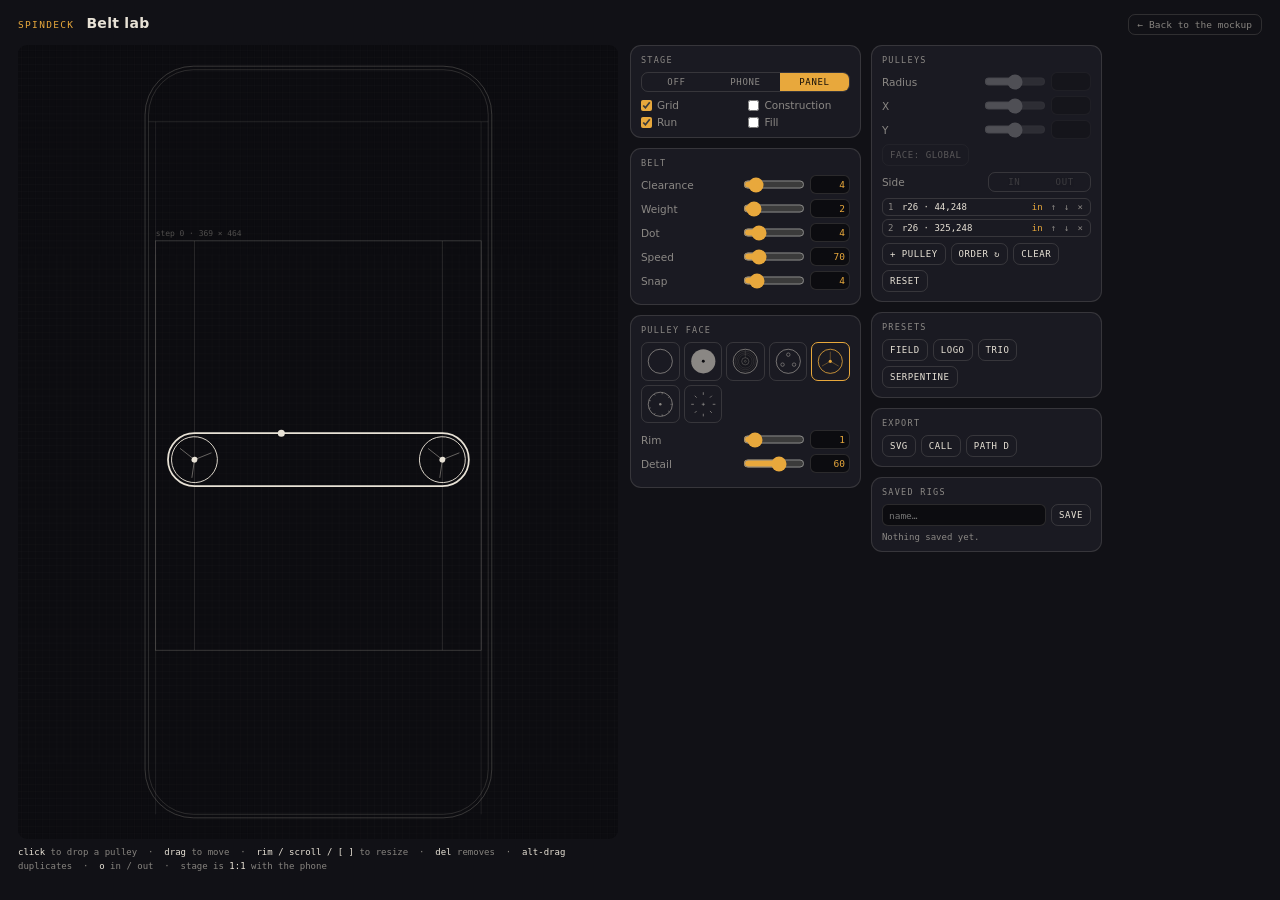
<file: belt-lab.html>
<!DOCTYPE html>
<html lang="en">
<head>
<meta charset="UTF-8">
<meta name="viewport" content="width=device-width, initial-scale=1.0">
<title>Spindeck · belt lab</title>
<!-- ============================================================
     BELT LAB — put pulleys down, the belt wraps them.
     NOT part of the mockup — a design tool, like dot-lab.html.
     Opened from the toolbar's "⌾ Belt" button, or directly.

     ⚠️ The solver is LOADED from belt.js, not copied in here, so
     there is exactly one SD_BELT to maintain — the same one the
     mix dial runs on (app.js `beltPath` is now SD_BELT.hull).

     ⚠️ THE STAGE IS 1:1 WITH THE PHONE. One unit here is one CSS
     pixel in the mockup, and the FRAME guide draws the real 393×852
     device around your work — so a pulley that looks right here is
     the size you type into screens.js. Do not rescale the stage
     without moving the frame constants with it.

     · Click empty space to drop a pulley, or press + PULLEY.
     · The belt is SD_BELT.taut — a rubber band round the wheels
       marked inside, in a plane where every wheel is solid. It works
       out the loop order, which way round each wheel it goes, and who
       it is touching at all. The list order does not affect it.
     · A pulley is INSIDE the loop (the belt wraps round it) or
       OUTSIDE it (it only presses against it — a notch, an S-bend).
       SIDE — In | Out — is the ONLY thing that decides. `o` flips it.
       ⚠️ NOTHING GUESSES. There was a classifier that worked the side
       out from position and it is gone; a wheel never changes what it
       is under your hand. Verified: an idler swept over 986 positions
       across the whole stage, side changed 0 times.
       An outside pulley KEEPS HOLD of the run it presses, however far
       past it you push — the belt is dragged along and the notch just
       gets deeper — and if you move it clear the belt goes and gets
       it. It is on the belt because you said so.
       ⚠️ Reaching a long way out means crossed tangents. That is a
       TANGLE, not an error: you asked for it and got it exactly. The
       Side control turns red and the note says how to resolve it —
       set it to In, or move it back over a run.
       ⚠️ The `out` and `off` labels report what the SOLVER did. A
       wheel the belt genuinely cannot take (it overlaps a neighbour)
       says so rather than being quietly re-wrapped.
     · Clear empties the stage; RESET puts every knob back too.
     · FOUR ways to size one: drag its rim, scroll over it, the
       Radius slider, or [ and ]. Every number can also be typed.
     · One DOT rides the belt — direction and speed at a glance.
     · Seven pulley FACES, global or per wheel, with Rim and Detail.
     · Save: named rigs in localStorage. WIP autosaves.
     · Export: SVG (serialised from the very nodes on screen, so it
       cannot drift), Call, Path d. With a frame on, coordinates come
       out RELATIVE TO IT, ready to paste.
     ============================================================ -->
<style>
  :root{
    --bg:#111116; --panel:#1a1a22; --ink:#e8e2d6; --ink-dim:rgba(232,226,214,.55);
    --gold:#e8a83c; --hair:rgba(232,226,214,.14); --bad:#e2564a; --stage:#0c0c10;
    --mono:"Space Mono","Cascadia Mono",Consolas,monospace;
    --sans:"DM Sans",system-ui,sans-serif;
  }
  *{ box-sizing:border-box; margin:0; }
  body{
    background:var(--bg); color:var(--ink); font-family:var(--sans);
    height:100vh; overflow:hidden; padding:14px 18px;
    display:flex; flex-direction:column; gap:10px;
  }
  header{ display:flex; align-items:baseline; gap:12px; flex-shrink:0; }
  h1{ font-size:14px; letter-spacing:.02em; }
  .eyebrow{ font-family:var(--mono); font-size:9.5px; text-transform:uppercase; letter-spacing:.14em; color:var(--gold); }
  .back{
    margin-left:auto; font-family:var(--mono); font-size:9.5px; text-decoration:none;
    color:var(--ink-dim); border:1px solid var(--hair); border-radius:7px; padding:4px 9px;
  }
  .back:hover{ color:var(--gold); border-color:var(--gold); }

  .lab{ display:flex; gap:12px; align-items:flex-start; min-height:0; flex:1; }
  .card{ background:var(--panel); border:1px solid var(--hair); border-radius:11px; padding:9px 10px; }
  .card h2{ font-family:var(--mono); font-size:8.5px; text-transform:uppercase; letter-spacing:.15em;
            color:var(--ink-dim); font-weight:400; margin-bottom:7px; }
  .card h2 em{ font-style:normal; color:var(--gold); }

  /* ⚠ The wrapper fixes the box and #stage matches the viewBox's aspect exactly
     — the pointer maths assumes the viewBox fills the box, so a letterboxed SVG
     would put every click in the wrong place. */
  /* ⚠ The WRAPPER carries the width, not the svg — otherwise the hint line's
     intrinsic width sizes the flex item and shoves the panel off screen. */
  .stage-wrap{ flex:0 0 auto; width:calc((100vh - 106px) * 0.7556); min-width:300px; }
  #stage{ display:block; width:100%; aspect-ratio:680/900;
          border-radius:9px; background:var(--stage); touch-action:none; cursor:crosshair; }
  .hint{ font-family:var(--mono); font-size:9px; color:var(--ink-dim); margin-top:6px; line-height:1.6; }
  .hint b{ color:var(--ink); font-weight:400; }

  /* Two balanced columns, so every setting is on screen at once. The body
     doesn't scroll — but on a short window the panel scrolls in place rather
     than being clipped out of reach. */
  .side{ column-count:2; column-gap:10px; width:472px; flex:0 0 472px;
         max-height:100%; overflow-y:auto; }
  .side .card{ break-inside:avoid; margin-bottom:10px; }

  .row{ display:flex; align-items:center; gap:5px; margin-bottom:5px; font-size:10.5px; }
  .row label{ flex:1; color:var(--ink-dim); }
  input[type=range]{ width:62px; accent-color:var(--gold); height:13px; }
  input[type=range]:disabled{ opacity:.3; }
  .num{
    width:40px; background:var(--stage); border:1px solid var(--hair); border-radius:6px;
    color:var(--gold); font-family:var(--mono); font-size:9.5px; padding:3px 4px; outline:none; text-align:right;
  }
  .num:focus{ border-color:var(--gold); }
  .num:disabled{ opacity:.35; }
  .num::-webkit-outer-spin-button, .num::-webkit-inner-spin-button{ -webkit-appearance:none; margin:0; }

  .seg{ display:flex; border:1px solid var(--hair); border-radius:7px; overflow:hidden; margin-bottom:7px; }
  .seg button{
    flex:1; padding:4px 0; background:none; border:none; cursor:pointer; color:var(--ink-dim);
    font-family:var(--mono); font-size:9px; text-transform:uppercase; letter-spacing:.07em;
  }
  .seg button.on{ background:var(--gold); color:#161009; }
  /* The Side segment sits IN a .row beside its label, so it gives up the
     block margin and takes the row's flexible half instead. */
  .seg--side{ flex:1; margin:0; }
  .seg--side button:disabled{ opacity:.3; cursor:default; }
  /* You asked for OUT and the belt could not do it — see the note under the
     list. Lit but red, so the control never quietly disagrees with the stage. */
  .seg--side button.on.warn{ background:var(--bad); color:#fff; }

  .chk{ display:flex; align-items:center; gap:5px; font-size:10.5px; color:var(--ink-dim); cursor:pointer; }
  .chk input{ accent-color:var(--gold); width:11px; height:11px; }
  .chks{ display:grid; grid-template-columns:1fr 1fr; gap:5px 6px; }

  .btn{
    padding:5px 7px; border-radius:7px; border:1px solid var(--hair); background:none;
    color:var(--ink); font-family:var(--mono); font-size:9px; cursor:pointer;
    text-transform:uppercase; letter-spacing:.06em;
  }
  .btn:hover{ border-color:var(--gold); color:var(--gold); }
  .btn:disabled{ opacity:.3; cursor:default; border-color:var(--hair); color:var(--ink); }
  .btns{ display:flex; gap:5px; flex-wrap:wrap; }

  /* ── face picker: every swatch draws itself with the real face code ── */
  #faces{ display:grid; grid-template-columns:repeat(5,1fr); gap:4px; margin-bottom:7px; }
  #faces button{
    aspect-ratio:1; border:1px solid var(--hair); border-radius:7px; background:none;
    cursor:pointer; padding:3px; color:var(--ink-dim);
  }
  #faces button.on{ border-color:var(--gold); color:var(--gold); }
  #faces button:hover{ color:var(--ink); }
  #faces svg{ width:100%; height:100%; display:block; }

  #list{ display:flex; flex-direction:column; gap:3px; max-height:104px; overflow:auto; }
  .w{
    display:flex; align-items:center; gap:4px; padding:3px 5px; border-radius:6px;
    border:1px solid var(--hair); font-family:var(--mono); font-size:9px; cursor:pointer;
  }
  .w.sel{ border-color:var(--gold); }
  .w.err{ border-color:var(--bad); }
  .w .n{ color:var(--ink-dim); width:10px; }
  .w .r{ flex:1; color:var(--ink); overflow:hidden; text-overflow:ellipsis; white-space:nowrap; }
  .w button{ background:none; border:none; color:var(--ink-dim); cursor:pointer; font-family:var(--mono); font-size:9px; padding:0 2px; }
  .w button:hover{ color:var(--gold); }
  .w button.pin{ color:var(--gold); }
  #err{ font-family:var(--mono); font-size:9px; color:var(--bad); margin-top:6px; display:none; line-height:1.55; }

  #saved{ display:flex; flex-wrap:wrap; gap:4px; margin-top:6px; }
  .chip{
    display:flex; align-items:center; gap:4px; padding:3px 6px; border-radius:6px;
    border:1px solid var(--hair); font-family:var(--mono); font-size:9px; cursor:pointer; color:var(--ink-dim);
  }
  .chip:hover{ border-color:var(--gold); color:var(--gold); }
  .chip span{ color:var(--bad); }
  .empty{ font-family:var(--mono); font-size:9px; color:var(--ink-dim); }
  #name{ flex:1; background:var(--stage); border:1px solid var(--hair); border-radius:6px; color:var(--ink);
         font-family:var(--mono); font-size:9.5px; padding:4px 6px; outline:none; min-width:0; }
  #name:focus{ border-color:var(--gold); }
  #toast{
    position:fixed; bottom:18px; left:50%; transform:translateX(-50%); background:var(--gold); color:#161009;
    font-family:var(--mono); font-size:10px; padding:6px 11px; border-radius:8px; z-index:9;
    opacity:0; transition:opacity .2s; pointer-events:none;
  }
  /* ⚠ Geometry probe. It must stay RENDERED — isPointInFill and getTotalLength
     both return nothing on a display:none element. */
  #probe{ position:absolute; width:1px; height:1px; opacity:0; pointer-events:none; left:-9999px; }
</style>
</head>
<body>

<header>
  <span class="eyebrow">Spindeck</span>
  <h1>Belt lab</h1>
  <a class="back" href="index.html">← Back to the mockup</a>
</header>

<div class="lab">

  <div class="stage-wrap">
    <svg id="stage" viewBox="0 0 680 900"></svg>
    <div class="hint">
      <b>click</b> to drop a pulley &nbsp;·&nbsp; <b>drag</b> to move &nbsp;·&nbsp;
      <b>rim / scroll / [ ]</b> to resize &nbsp;·&nbsp; <b>del</b> removes &nbsp;·&nbsp;
      <b>alt-drag</b> duplicates &nbsp;·&nbsp; <b>o</b> in / out &nbsp;·&nbsp;
      stage is <b>1:1</b> with the phone
    </div>
  </div>

  <div class="side">

    <div class="card">
      <h2>Stage</h2>
      <div class="seg" id="frame">
        <button data-f="off">Off</button>
        <button data-f="phone">Phone</button>
        <button data-f="panel" class="on">Panel</button>
      </div>
      <div class="chks">
        <label class="chk"><input type="checkbox" id="grid" checked> Grid</label>
        <label class="chk"><input type="checkbox" id="cons"> Construction</label>
        <label class="chk"><input type="checkbox" id="run" checked> Run</label>
        <label class="chk"><input type="checkbox" id="fill"> Fill</label>
      </div>
    </div>

    <div class="card">
      <h2>Belt</h2>
      <div class="row"><label>Clearance</label><input type="range" id="gap"  min="0"   max="40"  step="1"><input type="number" class="num" id="gapN"></div>
      <div class="row"><label>Weight</label>   <input type="range" id="wt"   min="0.5" max="24"  step="0.5"><input type="number" class="num" id="wtN"></div>
      <div class="row"><label>Dot</label>      <input type="range" id="dotR" min="0"   max="24"  step="0.5"><input type="number" class="num" id="dotRN"></div>
      <div class="row"><label>Speed</label>    <input type="range" id="spd"  min="0"   max="400" step="10"><input type="number" class="num" id="spdN"></div>
      <div class="row"><label>Snap</label>     <input type="range" id="snap" min="0"   max="32"  step="1"><input type="number" class="num" id="snapN"></div>
    </div>

    <div class="card">
      <h2>Pulley face</h2>
      <div id="faces"></div>
      <div class="row"><label>Rim</label>   <input type="range" id="rim" min="0.25" max="8"   step="0.25"><input type="number" class="num" id="rimN"></div>
      <div class="row"><label>Detail</label><input type="range" id="det" min="0"    max="100" step="5"><input type="number" class="num" id="detN"></div>
    </div>

    <div class="card">
      <h2>Pulleys <em id="selN"></em></h2>
      <div class="row"><label>Radius</label><input type="range" id="rad" min="4" max="200" step="1" disabled><input type="number" class="num" id="radN" disabled></div>
      <div class="row"><label>X</label><input type="range" id="px" min="-200" max="900" step="1" disabled><input type="number" class="num" id="pxN" disabled></div>
      <div class="row"><label>Y</label><input type="range" id="py" min="-200" max="900" step="1" disabled><input type="number" class="num" id="pyN" disabled></div>
      <div class="btns" style="margin-bottom:6px">
        <button class="btn" id="b-face" disabled>Face: global</button>
      </div>
      <!-- One click per state, no cycling: this is the control that decides
           whether the belt goes ROUND a pulley or only presses against it, and
           it overrules "Side follows position" for that wheel. -->
      <div class="row" style="margin-bottom:6px">
        <label>Side</label>
        <div class="seg seg--side" id="side">
          <button data-s="in"  title="The belt goes round it">In</button>
          <button data-s="out" title="The belt only presses against it — a notch">Out</button>
        </div>
      </div>
      <div id="list"></div>
      <div id="err"></div>
      <div class="btns" style="margin-top:6px">
        <button class="btn" id="b-add">+ Pulley</button>
        <button class="btn" id="b-order" title="Sort the list by bearing — numbering only, the belt is unaffected">Order ↻</button>
        <button class="btn" id="b-clear" title="Remove every pulley — settings stay">Clear</button>
        <button class="btn" id="b-reset" title="Back to the factory rig: settings, faces and all">Reset</button>
      </div>
    </div>

    <div class="card">
      <h2>Presets</h2>
      <div class="btns" id="presets">
        <button class="btn" data-p="field">Field</button>
        <button class="btn" data-p="logo">Logo</button>
        <button class="btn" data-p="trio">Trio</button>
        <button class="btn" data-p="serp">Serpentine</button>
      </div>
    </div>

    <div class="card">
      <h2>Export</h2>
      <div class="btns">
        <button class="btn" id="x-svg">SVG</button>
        <button class="btn" id="x-call">Call</button>
        <button class="btn" id="x-path">Path d</button>
      </div>
    </div>

    <div class="card">
      <h2>Saved rigs</h2>
      <div class="btns">
        <input id="name" placeholder="name…" spellcheck="false">
        <button class="btn" id="b-save">Save</button>
      </div>
      <div id="saved"></div>
    </div>

  </div>
</div>

<svg id="probe"><path id="probe-p"></path></svg>
<div id="toast"></div>

<script src="belt.js?v=1"></script>
<script>
/* ══════════════════════════════════════════════════════════════════════════
   A rig is a list of wheels plus the belt settings. Everything on screen is
   derived from it, and it is exactly what the export writes out.
   ══════════════════════════════════════════════════════════════════════════ */
const KEY = 'spindeck-belt-lab', LIB = 'spindeck-belt-rigs';
const INK = '#e8e2d6', GOLD = '#e8a83c', RED = '#e2564a', STAGE = '#0c0c10';
const TAU = Math.PI * 2;
const VW = 680, VH = 900;

/* ══════════════════════════════════════════════════════════════════════════
   THE PHONE, 1:1
   ══════════════════════════════════════════════════════════════════════════
   One stage unit is one CSS pixel in the mockup, so what you draw here is the
   size you type into screens.js. Traced from style.css (--pw/--ph/--pr/--sr)
   and the onboarding chrome in app.css:

     device 393×852, radius 55 · screen inset 4, radius 51 · status bar 59
     chrome above the panel: .ob-top 8+12=20, .ob-rail 14+32=46
     .ob-footer ≈ 118 · the step-0 plate is 369×464, centred in what is left

   ⚠ Resize the stage and these must move with it, or the guide quietly lies.
   ══════════════════════════════════════════════════════════════════════════ */
const PHONE  = { x: 144, y: 24, w: 393, h: 852, r: 55 };
const SCREEN = { x: 148, y: 28, w: 385, h: 844, r: 51 };
const APP_Y  = 87;                                   // SCREEN.y + 59 status bar
const PANEL  = { x: 156, y: 222, w: 369, h: 464 };   // step 0's plate, in place

const S = {
  wheels: [],            // { x, y, r, side, pin?, face? }   side: 1 in, -1 out
  frame: 'panel',
  gap: 4, wt: 2, dotR: 4, spd: 70, snap: 4, rim: 1, det: 60,
  face: 'spoke',
  run: true, grid: true, cons: false, fill: false,
  sel: -1, lastR: 28,
};

/* The factory rig. Snapshotted HERE, before the WIP autosave is merged in at
   boot, so Reset always has somewhere clean to get back to no matter what the
   last session left behind. */
const DEFAULTS = JSON.parse(JSON.stringify(S));

/* Presets are AT PHONE SCALE and sit inside the frame — that is the point of
   the guide. `field` is the real onboarding handle bubble: two equal pulleys on
   the plate's x=44 / x=325 rules at y=248, which is why both runs come out
   exactly level. */
const PRESETS = {
  field: [{ x: PANEL.x + 44, y: PANEL.y + 248, r: 26, side: 1 },
          { x: PANEL.x + 325, y: PANEL.y + 248, r: 26, side: 1 }],
  // The mark itself. Their shared BASELINE (300+88 = 366+22) is what makes the
  // bottom run horizontal — drag one up and watch it stop being.
  logo:  [{ x: 270, y: 300, r: 88, side: 1 }, { x: 440, y: 366, r: 22, side: 1 }],
  trio:  [{ x: 240, y: 300, r: 44, side: 1 }, { x: 440, y: 300, r: 44, side: 1 }, { x: 340, y: 460, r: 26, side: 1 }],
  /* An OUTSIDE pulley pressing in: the belt goes concave over it.
     ⚠ An idler STRADDLES the run it deflects, and which side its CENTRE falls
     is the whole thing. The top run here is at y = 520 - (52 + 4) = 464, so:
         centre ABOVE it   (444 < 464)  → it presses down. A dip.
         centre BELOW it   (470 > 464)  → it is just another inside pulley and
                                          the loop bulges UP to swallow it.
     The reach then sets how deep: dip = (y + r + gap) - run = 444+48-464 = 28,
     and its ceiling is r + gap, so a deeper notch needs a BIGGER idler, not a
     higher one. This preset has been wrong twice — check both sums after any
     rescale. */
  serp:  [{ x: 230, y: 520, r: 52, side: 1 }, { x: 340, y: 444, r: 44, side: -1 }, { x: 450, y: 520, r: 52, side: 1 }],
};

const svg = document.getElementById('stage');
const probe = document.getElementById('probe-p');
const NS = 'http://www.w3.org/2000/svg';
const $ = id => document.getElementById(id);
const el = (t, a) => { const n = document.createElementNS(NS, t); for (const k in a) n.setAttribute(k, a[k]); return n; };

/* What the solver found. `wrap` is keyed by wheel index and holds the side the
   belt ACTUALLY takes round that wheel — which is the solver's answer, not the
   `side` you asked for; a wheel with no entry is one the belt never reaches. */
let bad = [], off = [], tangle = [], wrap = {}, PATH = '', SPIN = 0, LAST = 0;

// Where frame-relative coordinates are measured from — also what the grid and
// the snap align to, so an 8 you count here is an 8 the app counts.
function origin() {
  if (S.frame === 'panel') return { x: PANEL.x, y: PANEL.y };
  if (S.frame === 'phone') return { x: SCREEN.x + 8, y: APP_Y };
  return { x: 0, y: 0 };
}

/* ══════════════════════════════════════════════════════════════════════════
   INSIDE OR OUTSIDE — YOU SAY. THERE IS NO GUESS.
   ══════════════════════════════════════════════════════════════════════════
   A pulley is INSIDE the loop (side +1, the belt wraps round its outside) or
   OUTSIDE it (side -1, it only presses against it — a notch, an S-bend), and
   the SIDE control is the only thing that decides. Every wheel carries `pin`,
   so `taut` treats every side as binding and never re-wraps one.

   ⚠ THERE WAS A `classify` HERE AND IT IS GONE — about eighty lines: contact
   acquisition, stickiness in both directions, a `cameFrom` WeakMap holding
   which side of the belt each wheel last came from, and a frozen contact band
   to tell "pushing in" from "pulling out". Every piece was added to fix a real
   complaint and every piece made the tool less predictable, because the same
   drag meant different things depending on history you could not see, and a
   wheel could change what it WAS under your hand. The Aphex string-and-pulley
   tool (https://aphex.makisoftware.com/) never guesses — "it is up to you to
   flip between IN and OUT to resolve tangles or create concave contours" — and
   it is right. A guess that is correct nine times out of ten is worse than no
   guess, because you have to check it every time.

   ⚠ DO NOT BRING IT BACK. If a rig is tedious to set up, the answer is a
   better control, not a cleverer inference.
   ══════════════════════════════════════════════════════════════════════════ */

/* ══════════════════════════════════════════════════════════════════════════
   PULLEY FACES
   ══════════════════════════════════════════════════════════════════════════
   Each face is (r, ink, det) -> [nodes], drawn about the ORIGIN; the caller
   translates and rotates it. Keeping them origin-relative is what lets the
   same code draw the picker's swatches AND the real thing, so a swatch can
   never drift from what it selects.

   `det` (0–1) is the Detail slider: how much of a face's optional furniture to
   draw. At 0 every face collapses toward a bare rim — the honest way to make
   one quiet, rather than adding a separate "simple" face for each.

   ⚠ Every face needs a mark that BREAKS ROTATIONAL SYMMETRY, or it looks dead
   while it spins. That is why `record` carries a lead-in groove: real record
   furniture is all concentric and would sit perfectly still.
   ══════════════════════════════════════════════════════════════════════════ */
const FACES = {
  ring: (r, ink) => [el('circle', { r: r, fill: 'none', stroke: ink, 'stroke-width': S.rim })],

  disc: (r, ink, det) => [
    el('circle', { r: r, fill: ink, stroke: 'none' }),
    ...(det > .2 ? [el('circle', { r: Math.max(1.2, r * .12), fill: STAGE, stroke: 'none' })] : []),
  ],

  record: (r, ink, det) => {
    const o = [el('circle', { r: r, fill: '#16161c', stroke: ink, 'stroke-width': S.rim })];
    [.84, .70, .56].forEach((k, i) => {
      if (det > .15 + i * .22) o.push(el('circle', { r: (r * k).toFixed(2), fill: 'none', stroke: ink, 'stroke-width': S.rim * .5, opacity: .45 }));
    });
    o.push(el('circle', { r: (r * .30).toFixed(2), fill: 'none', stroke: ink, 'stroke-width': S.rim * .7, opacity: .7 }));
    o.push(el('line', { x1: 0, y1: (-r * .30).toFixed(2), x2: 0, y2: (-r * .92).toFixed(2), stroke: ink, 'stroke-width': S.rim * .6, opacity: .5 }));
    o.push(el('circle', { r: Math.max(1.2, r * .07).toFixed(2), fill: STAGE, stroke: ink, 'stroke-width': S.rim * .5 }));
    return o;
  },

  /* The motor from the logo: three lightening holes on a bolt circle.
     ⚠ Detail drives their SIZE, never their count. Interpolating the count
     showed two of the three at mid-detail, which does not read as "less
     detail" — it reads as a bug. Three or none. */
  motor: (r, ink, det) => {
    const o = [el('circle', { r: r, fill: 'none', stroke: ink, 'stroke-width': S.rim })];
    if (det < .1) return o;
    const hr = Math.max(1.2, r * (.09 + det * .09));
    for (let i = 0; i < 3; i++) {
      const a = (-90 + i * 120) * Math.PI / 180;
      o.push(el('circle', {
        cx: (Math.cos(a) * r * .55).toFixed(2), cy: (Math.sin(a) * r * .55).toFixed(2),
        r: hr.toFixed(2), fill: 'none', stroke: ink, 'stroke-width': S.rim * .8,
      }));
    }
    if (det > .6) o.push(el('circle', { r: (r * .55).toFixed(2), fill: 'none', stroke: ink, 'stroke-width': S.rim * .4, opacity: .3 }));
    return o;
  },

  spoke: (r, ink, det) => {
    const o = [el('circle', { r: r, fill: 'none', stroke: ink, 'stroke-width': S.rim })];
    const n = Math.max(1, Math.round(1 + det * 4));
    for (let i = 0; i < n; i++) {
      const a = (-90 + i * 360 / n) * Math.PI / 180;
      o.push(el('line', {
        x1: 0, y1: 0, x2: (Math.cos(a) * r * .8).toFixed(2), y2: (Math.sin(a) * r * .8).toFixed(2),
        stroke: ink, 'stroke-width': S.rim * .8, opacity: .55,
      }));
    }
    o.push(el('circle', { r: Math.max(1.5, r * .13).toFixed(2), fill: ink, stroke: 'none' }));
    return o;
  },

  // Teeth left the belt, so this is where they went — and on a timing drive
  // the teeth belong to the sprocket anyway.
  sprocket: (r, ink, det) => {
    const o = [el('circle', { r: r, fill: 'none', stroke: ink, 'stroke-width': S.rim })];
    const n = Math.max(6, Math.round(TAU * r / 11)), d = r * (.10 + det * .12);
    for (let i = 0; i < n; i++) {
      const a = i * TAU / n;
      o.push(el('line', {
        x1: (Math.cos(a) * (r - d)).toFixed(2), y1: (Math.sin(a) * (r - d)).toFixed(2),
        x2: (Math.cos(a) * r).toFixed(2),       y2: (Math.sin(a) * r).toFixed(2),
        stroke: ink, 'stroke-width': S.rim * .8, opacity: .8,
      }));
    }
    o.push(el('circle', { r: Math.max(1.5, r * .1).toFixed(2), fill: ink, stroke: 'none' }));
    return o;
  },

  // Almost nothing: index marks at the quarters and a centre cross. For when
  // the belt is the drawing and a wheel only has to say where it is.
  open: (r, ink, det) => {
    const o = [], n = det > .5 ? 8 : 4, len = r * .22;
    for (let i = 0; i < n; i++) {
      const a = i * TAU / n;
      o.push(el('line', {
        x1: (Math.cos(a) * (r - len)).toFixed(2), y1: (Math.sin(a) * (r - len)).toFixed(2),
        x2: (Math.cos(a) * r).toFixed(2),         y2: (Math.sin(a) * r).toFixed(2),
        stroke: ink, 'stroke-width': S.rim,
      }));
    }
    const c = Math.max(2, r * .1);
    o.push(el('line', { x1: -c, y1: 0, x2: c, y2: 0, stroke: ink, 'stroke-width': S.rim * .8 }));
    o.push(el('line', { x1: 0, y1: -c, x2: 0, y2: c, stroke: ink, 'stroke-width': S.rim * .8 }));
    return o;
  },
};
const FACE_KEYS = Object.keys(FACES);

/* One wheel, placed and turned. ⚠ omega = v / r off ONE belt speed, so a small
   pulley visibly spins faster — that ratio IS the logo. The belt rides at
   r + clearance, so that is what sets omega, not r. */
function wheelNode(w, i, forExport) {
  const face = FACES[w.face] || FACES[S.face] || FACES.spoke;
  const near = bad.includes(i) || bad.includes((i - 1 + S.wheels.length) % S.wheels.length);
  const ink = forExport ? INK : (near ? RED : (i === S.sel ? GOLD : INK));
  // ⚠ Driven by the BELT, so an idler turns backwards and a wheel the belt
  // never reaches does not turn at all — the clearest tell that it is off it.
  const s = wrap[i];
  const rot = s === undefined ? 0 : (s < 0 ? -SPIN : SPIN) / Math.max(w.r + S.gap, 1) * 180 / Math.PI;
  // Backed off the belt: still a wheel, just not driven. Fade it so you can see
  // at a glance which idler stopped reaching.
  const g = el('g', { transform: 'translate(' + w.x + ' ' + w.y + ') rotate(' + rot.toFixed(2) + ')',
                      opacity: (!forExport && off.includes(i)) ? .32 : 1 });
  face(w.r, ink, S.det / 100).forEach(n => g.appendChild(n));
  return g;
}

/* ══════════════════════════════════════════════════════════════════════════
   Render. `build()` returns only the parts that belong in an export — belt,
   wheels — so the SVG export is provably the drawing you are looking at.
   ══════════════════════════════════════════════════════════════════════════ */
/* ══════════════════════════════════════════════════════════════════════════
   The belt is one call now — SD_BELT.taut, a rubber band round the wheels
   marked inside, in a plane where every wheel is solid.

   ⚠ Everything this file used to do to keep an outside pulley honest is GONE,
   because the solver cannot get those wrong: the SEATING (moving an idler to
   the list slot beside the run it presses), the SLACK pass, the stand-down
   fallback, and the list ORDER itself. `route` needed all of it because it
   drew whatever tangent your side flag implied and had no idea where the belt
   would really go. Don't reintroduce any of it here.
   ══════════════════════════════════════════════════════════════════════════ */
function solve() {
  const r = SD_BELT.taut(S.wheels, S.gap);
  bad = r.bad;                       // could not be honoured — re-wrapped or dropped
  tangle = r.tangle;                 // honoured exactly, and the belt crosses itself
  off = r.off;                       // not touching the belt at all
  wrap = {};                         // and, for those that are, which way round
  r.on.forEach(c => { wrap[c.i] = c.side; });
  return r.d;
}

function build(forExport) {
  const out = [];
  if (PATH) {
    if (S.fill) out.push(el('path', { d: PATH, fill: 'rgba(232,226,214,.06)', stroke: 'none' }));
    out.push(el('path', { d: PATH, fill: 'none', stroke: INK, 'stroke-width': S.wt, 'stroke-linejoin': 'round' }));
  }
  S.wheels.forEach((w, i) => out.push(wheelNode(w, i, forExport)));
  return out;
}

function drawFrame() {
  if (S.frame === 'off') return;
  const g = el('g', {});
  const line = (a, b, c, d, o) => g.appendChild(el('line', { x1: a, y1: b, x2: c, y2: d, stroke: INK, 'stroke-width': .75, opacity: o }));
  const box = (r, rad, o) => g.appendChild(el('rect', {
    x: r.x, y: r.y, width: r.w, height: r.h, rx: rad, fill: 'none', stroke: INK, 'stroke-width': .75, opacity: o }));

  box(PHONE, PHONE.r, .3);                                       // device
  box(SCREEN, 51, .22);                                          // glass
  line(SCREEN.x, APP_Y, SCREEN.x + SCREEN.w, APP_Y, .16);        // status bar
  // The 8px margin the progress belt and the plate both sit on.
  line(SCREEN.x + 8, APP_Y, SCREEN.x + 8, SCREEN.y + SCREEN.h, .12);
  line(SCREEN.x + SCREEN.w - 8, APP_Y, SCREEN.x + SCREEN.w - 8, SCREEN.y + SCREEN.h, .12);

  if (S.frame === 'panel') {
    box(PANEL, 0, .28);                                          // step 0's plate box
    line(PANEL.x + 44, PANEL.y, PANEL.x + 44, PANEL.y + PANEL.h, .2);    // the text column
    line(PANEL.x + 325, PANEL.y, PANEL.x + 325, PANEL.y + PANEL.h, .2);  // its mirror
    const t = el('text', { x: PANEL.x, y: PANEL.y - 6, fill: INK, 'font-size': 9, opacity: .3,
                           'font-family': 'Space Mono, monospace' });
    t.textContent = 'step 0 · 369 × 464';
    g.appendChild(t);
  }
  svg.appendChild(g);
}

function draw() {
  PATH = solve();
  svg.textContent = '';

  if (S.grid) {
    // Aligned to the frame, so the 8s you count here are the app's 8s.
    const o = origin(), g = el('g', {}), step = 8;
    for (let x = o.x % step; x <= VW; x += step) g.appendChild(el('line', { x1: x, y1: 0, x2: x, y2: VH, stroke: INK, 'stroke-width': .5, opacity: .035 }));
    for (let y = o.y % step; y <= VH; y += step) g.appendChild(el('line', { x1: 0, y1: y, x2: VW, y2: y, stroke: INK, 'stroke-width': .5, opacity: .035 }));
    svg.appendChild(g);
  }
  drawFrame();

  /* Construction: the circle the belt actually rides is the wheel PLUS the
     clearance — the number people forget when a belt looks loose. */
  if (S.cons) S.wheels.forEach(w => {
    svg.appendChild(el('circle', { cx: w.x, cy: w.y, r: w.r + S.gap, fill: 'none', stroke: GOLD, 'stroke-width': .6, opacity: .4 }));
    svg.appendChild(el('line', { x1: w.x - 7, y1: w.y, x2: w.x + 7, y2: w.y, stroke: GOLD, 'stroke-width': .6, opacity: .55 }));
    svg.appendChild(el('line', { x1: w.x, y1: w.y - 7, x2: w.x, y2: w.y + 7, stroke: GOLD, 'stroke-width': .6, opacity: .55 }));
  });

  const parts = build(false);
  const beltEl = parts.find(n => n.tagName === 'path' && n.getAttribute('fill') === 'none');
  parts.forEach(n => svg.appendChild(n));

  /* ONE dot riding the belt. ⚠ getPointAtLength needs an element that is
     already laid out, so this runs AFTER the append, never before. */
  if (S.dotR && beltEl && beltEl.getTotalLength) {
    const L = beltEl.getTotalLength();
    if (L) {
      const p = beltEl.getPointAtLength(((SPIN % L) + L) % L);
      svg.appendChild(el('circle', { cx: p.x.toFixed(2), cy: p.y.toFixed(2), r: S.dotR, fill: INK, stroke: 'none' }));
    }
  }

  /* ⚠ These read `wrap`, the side the belt ACTUALLY took, not `w.side`. Asking
     for outside and being outside are different things — a wheel nowhere near
     the belt is neither, and says so. */
  if (S.wheels.some((w, i) => wrap[i] !== 1)) S.wheels.forEach((w, i) => {
    const t = el('text', { x: w.x, y: w.y + w.r + 12, fill: 'rgba(232,226,214,.5)', 'font-size': 8.5,
                           'font-family': 'Space Mono, monospace', 'text-anchor': 'middle' });
    t.textContent = (i + 1) + (wrap[i] === -1 ? ' out' : wrap[i] === undefined ? ' off' : '');
    svg.appendChild(t);
  });

  /* Three things worth saying, and NOT "that pulley isn't touching" — a wheel
     off the belt is an ordinary state you can already see (faded, "off"). */
  const err = $('err');
  const say = (msg, col) => { err.style.display = 'block'; err.style.color = col; err.textContent = msg; };
  if (S.wheels.length && !S.wheels.some(w => w.side !== -1)) {
    say('Every pulley is outside — there is no loop for them to press on. Put at least two inside.', GOLD);
  } else if (!PATH && S.wheels.length > 1) {
    say('No belt over this rig.', '');
  } else if (tangle.length) {
    /* Not an error — you asked for it and you got it, exactly. The belt has
       crossed itself getting out to a pulley locked Out; flipping it to In,
       moving it back over a run, or shrinking it are all ways out, and which
       one is right is a design decision, not a solver's. */
    say('The belt crosses itself reaching pulley ' + tangle.map(i => i + 1).join(', ') +
        ' — it is set to Out, so the belt goes and gets it however far away it is. ' +
        'Set it to In, or move it back over a run, to untangle.', GOLD);
  } else if (bad.length) {
    /* ⚠ SAY WHY. These are wheels you asked to be OUTSIDE that the belt could
       not press against, so it went round them instead — and an override you
       cannot see is the worst kind. Two causes, and they need different
       answers, so name the one that applies. */
    const jammed = i => S.wheels.some((k, j) => j !== i &&
      Math.hypot(k.x - S.wheels[i].x, k.y - S.wheels[i].y) < k.r + S.wheels[i].r + 2 * S.gap);
    const names = bad.map(i => i + 1).join(', ');
    say('Pulley ' + names + ' could not press on the belt — it goes round it instead. ' +
        (bad.every(jammed)
          ? 'It overlaps a neighbour, so there is no gap to thread a belt through. Move it clear or shrink it.'
          : 'It is wider than the loop it sits in, so it holds both runs apart rather than pressing on one. ' +
            'Shrink it, or move it back over a single run.'), GOLD);
  } else err.style.display = 'none';
}

/* ⚠ THE PANEL IS NOT REDRAWN BY THE ANIMATION. `draw` is the stage and only the
   stage, because `tick` calls it on every frame the belt is turning — and the
   panel rebuild used to be on the end of it, so `renderSelected` was writing
   `radN.value` sixty times a second straight over whatever you were typing in
   it. Every keystroke landed and was immediately overwritten, with the caret
   thrown to the end. Anything that changes STATE calls `paint`; the spin calls
   `draw`. */
function paint() { draw(); renderList(); renderSelected(); }

function renderFaces() {
  const box = $('faces');
  box.innerHTML = '';
  FACE_KEYS.forEach(k => {
    const b = document.createElement('button');
    b.title = k;
    b.className = S.face === k ? 'on' : '';
    const s = document.createElementNS(NS, 'svg');
    s.setAttribute('viewBox', '-19 -19 38 38');
    FACES[k](15, 'currentColor', S.det / 100).forEach(n => s.appendChild(n));
    b.appendChild(s);
    b.onclick = () => { S.face = k; renderFaces(); commit(); };
    box.appendChild(b);
  });
}

function renderList() {
  const L = $('list');
  L.innerHTML = '';
  if (!S.wheels.length) { L.innerHTML = '<div class="empty">No pulleys — click the stage.</div>'; return; }
  const o = origin();
  S.wheels.forEach((w, i) => {
    const d = document.createElement('div');
    d.className = 'w' + (i === S.sel ? ' sel' : '') + (bad.includes(i) ? ' err' : '');
    d.innerHTML =
      '<span class="n">' + (i + 1) + '</span>' +
      '<span class="r">r' + w.r + ' · ' + (w.x - o.x) + ',' + (w.y - o.y) + (w.face ? ' · ' + w.face : '') + '</span>' +
      '<button class="' + (w.pin ? 'pin' : '') + '" title="Inside / outside — click to pin">' +
        (wrap[i] === -1 ? 'out' : wrap[i] === undefined ? 'off' : 'in') + '</button>' +
      '<button title="Earlier">↑</button><button title="Later">↓</button><button title="Delete">×</button>';
    const b = d.querySelectorAll('button');
    d.onclick = () => { S.sel = i; paint(); };
    b[0].onclick = e => { e.stopPropagation(); cycleSide(w); };
    b[1].onclick = e => { e.stopPropagation(); reorder(i, -1); };
    b[2].onclick = e => { e.stopPropagation(); reorder(i, +1); };
    b[3].onclick = e => { e.stopPropagation(); S.wheels.splice(i, 1); S.sel = -1; commit(); };
    L.appendChild(d);
  });
}
/* auto → pinned OUTSIDE → pinned inside → auto.
   ⚠ Outside comes FIRST on purpose. The old cycle went auto → pinned inside
   first, and since auto almost always says "inside" already, the first press
   changed nothing you could see — the button looked broken and you gave up
   before reaching the state you actually wanted. Outside is the reason anyone
   touches this control, so it is one press away. */
const sideState = w => !w ? '' : (w.side === -1 ? 'out' : 'in');
// In ↔ Out. Two states, because there are two.
function cycleSide(w) { w.side = w.side === -1 ? 1 : -1; commit(); }
function reorder(i, dir) {
  const j = i + dir; if (j < 0 || j >= S.wheels.length) return;
  const t = S.wheels[i]; S.wheels[i] = S.wheels[j]; S.wheels[j] = t;
  S.sel = j; commit();
}

function renderSelected() {
  const w = S.wheels[S.sel], o = origin();
  $('selN').textContent = w ? '· ' + (S.sel + 1) : '';
  ['rad', 'radN', 'px', 'pxN', 'py', 'pyN'].forEach(k => { $(k).disabled = !w; });
  $('b-face').disabled = !w;
  document.querySelectorAll('#side button').forEach(b => {
    b.disabled = !w;
    const on = sideState(w) === b.dataset.s;
    b.classList.toggle('on', on);
    b.classList.toggle('warn', on && b.dataset.s === 'out' && (bad.includes(S.sel) || tangle.includes(S.sel)));
  });
  if (w) {
    put($('rad'), Math.min(200, w.r)); put($('radN'), w.r);
    put($('px'), w.x - o.x);            put($('pxN'), w.x - o.x);
    put($('py'), w.y - o.y);            put($('pyN'), w.y - o.y);
  } else {
    ['radN', 'pxN', 'pyN'].forEach(k => put($(k), ''));
  }
  $('b-face').textContent = 'Face: ' + (w && w.face ? w.face : 'global');
}

/* ── Pointer ───────────────────────────────────────────────────────────── */
// Snap runs OFF THE FRAME ORIGIN, so an 8 here is an 8 in the app.
function snapX(v) { const o = origin().x; return S.snap ? o + Math.round((v - o) / S.snap) * S.snap : Math.round(v); }
function snapY(v) { const o = origin().y; return S.snap ? o + Math.round((v - o) / S.snap) * S.snap : Math.round(v); }
function at(e) {
  const b = svg.getBoundingClientRect();
  return { x: (e.clientX - b.left) * VW / b.width, y: (e.clientY - b.top) * VH / b.height };
}
function hit(p) {
  for (let i = S.wheels.length - 1; i >= 0; i--) {
    const w = S.wheels[i], d = Math.hypot(p.x - w.x, p.y - w.y);
    // ⚠ Scale the rim band to the wheel — a fixed band makes a small pulley all rim.
    const band = Math.min(9, Math.max(3, w.r * .35));
    if (Math.abs(d - w.r) < band) return { i: i, part: 'rim' };
    if (d < w.r) return { i: i, part: 'body' };
  }
  return null;
}
/* A new wheel goes in beside the one it lands nearest. For a route that matters
   — dropping an idler between two wheels has to land BETWEEN them in the list,
   or the belt tries to reach it from the far side of the rig. */
/* ⚠ APPENDED, not inserted beside the nearest wheel. That insertion existed to
   seat a new pulley correctly in `route`'s ORDERED loop; `taut` works the order
   out for itself, so all it did was renumber the list under you every time you
   dropped something. A new pulley goes on the end and keeps its number.
   ⚠ Pinned: a new pulley is an INSIDE pulley because you put it there. */
function addAt(x, y) {
  const w = { x: x, y: y, r: S.lastR, side: 1, pin: true };
  S.wheels.push(w);
  S.sel = S.wheels.length - 1;
  commit();
  return w;
}
let drag = null;
svg.addEventListener('pointerdown', e => {
  const p = at(e), h = hit(p);
  /* ⚠ Placing hands straight over to the drag, so one gesture drops the pulley
     AND positions it. It used to return here, which meant every new pulley
     landed where you clicked and then had to be found and grabbed again — and
     if you had moved at all while clicking, it stayed put and you were dragging
     nothing. */
  if (!h) {
    const w = addAt(snapX(p.x), snapY(p.y));
    drag = { part: 'body', dx: p.x - w.x, dy: p.y - w.y };
    svg.setPointerCapture(e.pointerId);
    return;
  }
  S.sel = h.i;
  if (e.altKey && h.part === 'body') {
    S.wheels.splice(h.i + 1, 0, Object.assign({}, S.wheels[h.i]));
    S.sel = h.i + 1;
  }
  const w = S.wheels[S.sel];
  drag = { part: h.part, dx: p.x - w.x, dy: p.y - w.y };
  svg.setPointerCapture(e.pointerId);
  paint();
});
svg.addEventListener('pointermove', e => {
  if (!drag) return;
  const p = at(e), w = S.wheels[S.sel]; if (!w) return;
  if (drag.part === 'body') { w.x = snapX(p.x - drag.dx); w.y = snapY(p.y - drag.dy); }
  else { const k = S.snap || 1; w.r = Math.max(4, Math.round(Math.hypot(p.x - w.x, p.y - w.y) / k) * k); S.lastR = w.r; }
  commit();
});
addEventListener('pointerup', () => { drag = null; });
svg.addEventListener('wheel', e => {
  const h = hit(at(e)); if (!h) return;
  e.preventDefault();
  const w = S.wheels[h.i];
  w.r = Math.max(4, w.r - Math.sign(e.deltaY) * (S.snap || 2));
  S.sel = h.i; S.lastR = w.r; commit();
}, { passive: false });

addEventListener('keydown', e => {
  if (/input|select|textarea/i.test(e.target.tagName)) return;
  const w = S.wheels[S.sel]; if (!w) return;
  const k = S.snap || 1;
  // `o` is the Side control on the keyboard — an idler is one keystroke away.
  if (e.key === 'o' || e.key === 'O') { e.preventDefault(); cycleSide(w); return; }
  if (e.key === 'Backspace' || e.key === 'Delete') { S.wheels.splice(S.sel, 1); S.sel = -1; }
  else if (e.key === 'ArrowLeft')  w.x -= k;
  else if (e.key === 'ArrowRight') w.x += k;
  else if (e.key === 'ArrowUp')    w.y -= k;
  else if (e.key === 'ArrowDown')  w.y += k;
  else if (e.key === '[')          { w.r = Math.max(4, w.r - k); S.lastR = w.r; }
  else if (e.key === ']')          { w.r += k; S.lastR = w.r; }
  else return;
  e.preventDefault(); commit();
});

/* ── Controls ──────────────────────────────────────────────────────────── */
/* Every number is a slider AND a field — type it or drag it, both write the
   same state. The field clamps but does not rewrite what you are typing, so
   "1" on its way to "12" survives. */
/* ⚠ Writing to an input while it has focus resets the caret to the end, so a
   field that is written back on every commit cannot be typed in — you get one
   character, then the cursor jumps. Leave the focused one alone: it is already
   showing exactly what was typed, and every other view of the value updates. */
const put = (el, v) => { if (el !== document.activeElement) el.value = v; };

function bindNum(k, apply) {
  const r = $(k), n = $(k + 'N'), lo = +r.min, hi = +r.max;
  r.oninput = () => apply(Math.max(lo, Math.min(hi, +r.value)));
  /* ⚠ While typing, apply only a value that is ALREADY legal. Clamping a
     half-typed "1" on its way to "12" up to the minimum was the other half of
     the glitch: the wheel jumped to a size nobody asked for and that size was
     then written back over the "1". Out of range simply waits. */
  n.oninput = () => { const v = parseFloat(n.value); if (!isNaN(v) && v >= lo && v <= hi) apply(v); };
  // Blur or Enter settles it — clamp the text, and commit what it now says.
  n.onchange = () => {
    const v = parseFloat(n.value);
    const c = isNaN(v) ? lo : Math.max(lo, Math.min(hi, v));
    n.value = c; apply(c);
  };
}
['gap', 'wt', 'dotR', 'spd', 'snap', 'rim', 'det'].forEach(k => bindNum(k, v => {
  S[k] = v; put($(k), v); put($(k + 'N'), v);
  if (k === 'rim' || k === 'det') renderFaces();
  commit();
}));
bindNum('rad', v => { const w = S.wheels[S.sel]; if (!w) return; w.r = v; S.lastR = v; commit(); });
bindNum('px',  v => { const w = S.wheels[S.sel]; if (!w) return; w.x = origin().x + v; commit(); });
bindNum('py',  v => { const w = S.wheels[S.sel]; if (!w) return; w.y = origin().y + v; commit(); });

['run', 'grid', 'cons', 'fill'].forEach(k => { $(k).onchange = e => { S[k] = e.target.checked; commit(); }; });
function syncFrame() { document.querySelectorAll('#frame button').forEach(b => b.classList.toggle('on', b.dataset.f === S.frame)); }
document.querySelectorAll('#frame button').forEach(b => b.onclick = () => { S.frame = b.dataset.f; syncFrame(); commit(); });

document.querySelectorAll('#side button').forEach(b => b.onclick = () => {
  const w = S.wheels[S.sel]; if (!w) return;
  w.side = b.dataset.s === 'out' ? -1 : 1;
  commit();
});
// Cycle: global → each face in turn → back to global.
$('b-face').onclick = () => {
  const w = S.wheels[S.sel]; if (!w) return;
  const i = w.face ? FACE_KEYS.indexOf(w.face) + 1 : 0;
  w.face = i >= FACE_KEYS.length ? null : FACE_KEYS[i];
  commit();
};
$('b-add').onclick = () => {
  const o = origin();
  addAt(o.x + 44 + (S.wheels.length % 4) * 72, o.y + 200 + Math.floor(S.wheels.length / 4) * 72);
};
/* Sort the LIST by bearing from the centroid, so the numbers on the stage run
   round the rig instead of in the order you happened to drop them.
   ⚠ It no longer changes the belt by a pixel — `taut` works the loop out for
   itself. It used to be the way out of a tangled route, and that is why it is
   worth keeping the note: there is nothing left to untangle. */
$('b-order').onclick = () => {
  if (S.wheels.length < 3) return;
  const cx = S.wheels.reduce((s, w) => s + w.x, 0) / S.wheels.length;
  const cy = S.wheels.reduce((s, w) => s + w.y, 0) / S.wheels.length;
  const sel = S.wheels[S.sel];
  S.wheels.sort((a, b) => Math.atan2(a.y - cy, a.x - cx) - Math.atan2(b.y - cy, b.x - cx));
  S.sel = sel ? S.wheels.indexOf(sel) : -1; commit();
};
$('b-clear').onclick = () => { S.wheels = []; S.sel = -1; commit(); };
/* Reset ≠ Clear. Clear empties the stage and leaves your settings alone; Reset
   puts EVERY knob back — clearance, weight, dot, speed, snap, face, rim,
   detail, frame, the checkboxes — and reloads the default rig. Saved rigs are
   untouched: this drops the WIP, not your library. */
$('b-reset').onclick = () => {
  Object.assign(S, JSON.parse(JSON.stringify(DEFAULTS)));
  S.wheels = PRESETS.field.map(w => Object.assign({ pin: true }, w));
  S.sel = -1;
  try { localStorage.removeItem(KEY); } catch (e) {}
  syncInputs(); syncFrame(); renderFaces(); commit();
  toast('Reset');
};
document.querySelectorAll('#presets button').forEach(b => b.onclick = () => {
  /* ⚠ PINNED. These used to load unpinned, as a live check that the classifier
     derived the authored sides — a good test while auto ran everything, and the
     wrong contract now that it does not. A preset's sides are authored, so they
     are set, not guessed at. */
  S.wheels = PRESETS[b.dataset.p].map(w => Object.assign({ pin: true }, w));
  S.sel = -1; commit();
});

/* ── Export ────────────────────────────────────────────────────────────── */
function bounds() {
  let a = Infinity, b = Infinity, c = -Infinity, d = -Infinity;
  S.wheels.forEach(w => {
    const r = w.r + S.gap + S.wt / 2;
    a = Math.min(a, w.x - r); b = Math.min(b, w.y - r);
    c = Math.max(c, w.x + r); d = Math.max(d, w.y + r);
  });
  return { x: Math.floor(a - 2), y: Math.floor(b - 2), w: Math.ceil(c - a + 4), h: Math.ceil(d - b + 4) };
}
$('x-svg').onclick = () => {
  if (!S.wheels.length) return toast('Nothing to copy');
  const B = bounds();
  /* Serialise the SAME nodes the stage draws, with the selection colour forced
     off, so what you copy cannot drift from what you see. Ink becomes
     currentColor, so the mark takes its colour from wherever you paste it. */
  const body = build(true).map(n => n.outerHTML).join('\n  ').split(INK).join('currentColor');
  copy('<svg viewBox="' + B.x + ' ' + B.y + ' ' + B.w + ' ' + B.h + '" xmlns="http://www.w3.org/2000/svg">\n  ' + body + '\n</svg>');
};
$('x-path').onclick = () => { PATH ? copy(PATH) : toast('Nothing to copy'); };
$('x-call').onclick = () => {
  if (!S.wheels.length) return toast('Nothing to copy');
  // Frame-relative, so the numbers drop straight into the screen you drew for.
  /* ⚠ Emit the solver the STAGE ran. A rig with every wheel inside draws the
     same under `hull`, which is cheaper and returns the path itself — so that
     is what a plain rig exports; anything with an idler needs `taut`, whose
     order-independence is the whole point and whose result is an object. */
  const o = origin(), out = S.wheels.some(w => w.side === -1);
  const head = S.frame === 'off' ? '' :
    '// ' + S.frame + ' coords — origin (' + o.x + ', ' + o.y + ') on the lab stage\n';
  const list = S.wheels.map(w =>
    '  { x: ' + (w.x - o.x) + ', y: ' + (w.y - o.y) + ', r: ' + w.r + (out ? ', side: ' + w.side : '') + ' },').join('\n');
  copy(head + 'SD_BELT.' + (out ? 'taut' : 'hull') + '([\n' + list + '\n], ' + S.gap + ')' + (out ? '.d' : ''));
};
function copy(t) { navigator.clipboard.writeText(t).then(() => toast('Copied'), () => toast('Copy failed')); }
let tid;
function toast(m) {
  const t = $('toast');
  t.textContent = m; t.style.opacity = 1;
  clearTimeout(tid); tid = setTimeout(() => { t.style.opacity = 0; }, 1100);
}

/* ── Saved rigs ────────────────────────────────────────────────────────── */
const RIG_KEYS = ['frame', 'gap', 'wt', 'dotR', 'rim', 'det', 'face'];
function rigs() { try { return JSON.parse(localStorage.getItem(LIB)) || {}; } catch (e) { return {}; } }
$('b-save').onclick = () => {
  const i = $('name'), n = i.value.trim();
  if (!n) return toast('Name it first');
  const all = rigs(), rec = { wheels: S.wheels };
  RIG_KEYS.forEach(k => rec[k] = S[k]);
  all[n] = rec;
  localStorage.setItem(LIB, JSON.stringify(all));
  i.value = ''; renderSaved(); toast('Saved');
};
function renderSaved() {
  const all = rigs(), box = $('saved'), keys = Object.keys(all);
  box.innerHTML = '';
  if (!keys.length) { box.innerHTML = '<div class="empty">Nothing saved yet.</div>'; return; }
  keys.forEach(k => {
    const c = document.createElement('div');
    c.className = 'chip'; c.innerHTML = k + ' <span>×</span>';
    c.onclick = () => {
      const r = all[k];
      S.wheels = r.wheels.map(w => Object.assign({}, w));
      RIG_KEYS.forEach(n => { if (r[n] !== undefined) S[n] = r[n]; });
      S.sel = -1; syncInputs(); syncFrame(); renderFaces(); commit();
    };
    c.querySelector('span').onclick = e => {
      e.stopPropagation();
      const a = rigs(); delete a[k];
      localStorage.setItem(LIB, JSON.stringify(a)); renderSaved();
    };
    box.appendChild(c);
  });
}

/* ── Boot + loop ───────────────────────────────────────────────────────── */
function syncInputs() {
  ['gap', 'wt', 'dotR', 'spd', 'snap', 'rim', 'det'].forEach(k => { put($(k), S[k]); put($(k + 'N'), S[k]); });
  ['run', 'grid', 'cons', 'fill'].forEach(k => { $(k).checked = S[k]; });
}
function commit() { paint(); try { localStorage.setItem(KEY, JSON.stringify(S)); } catch (e) {} }
function tick(t) {
  const dt = LAST ? Math.min(64, t - LAST) / 1000 : 0; LAST = t;
  if (S.run && S.spd && PATH) { SPIN += S.spd * dt; draw(); }
  requestAnimationFrame(tick);
}

try {
  const saved = JSON.parse(localStorage.getItem(KEY));
  if (saved && saved.wheels) {
    Object.assign(S, saved, { sel: -1 });
    /* ⚠ MIGRATE. The WIP autosave is the whole of `S`, so a session saved while
       the classifier existed restores `auto: true` and a set of UNPINNED wheels
       — which quietly turned the guessing back on for anyone who had ever used
       the lab before, and made "the default is off now" a change they could not
       see. Whatever is loaded, every wheel keeps the side it was saved with and
       nothing is allowed to reinterpret it. */
    delete S.auto;
    S.wheels.forEach(w => { w.pin = true; });
  }
} catch (e) {}
if (!FACES[S.face]) S.face = 'spoke';
if (!S.wheels.length) S.wheels = PRESETS.field.map(w => Object.assign({ pin: true }, w));
syncInputs(); syncFrame(); renderFaces(); renderSaved(); commit();
requestAnimationFrame(tick);
</script>
</body>
</html>
</file>
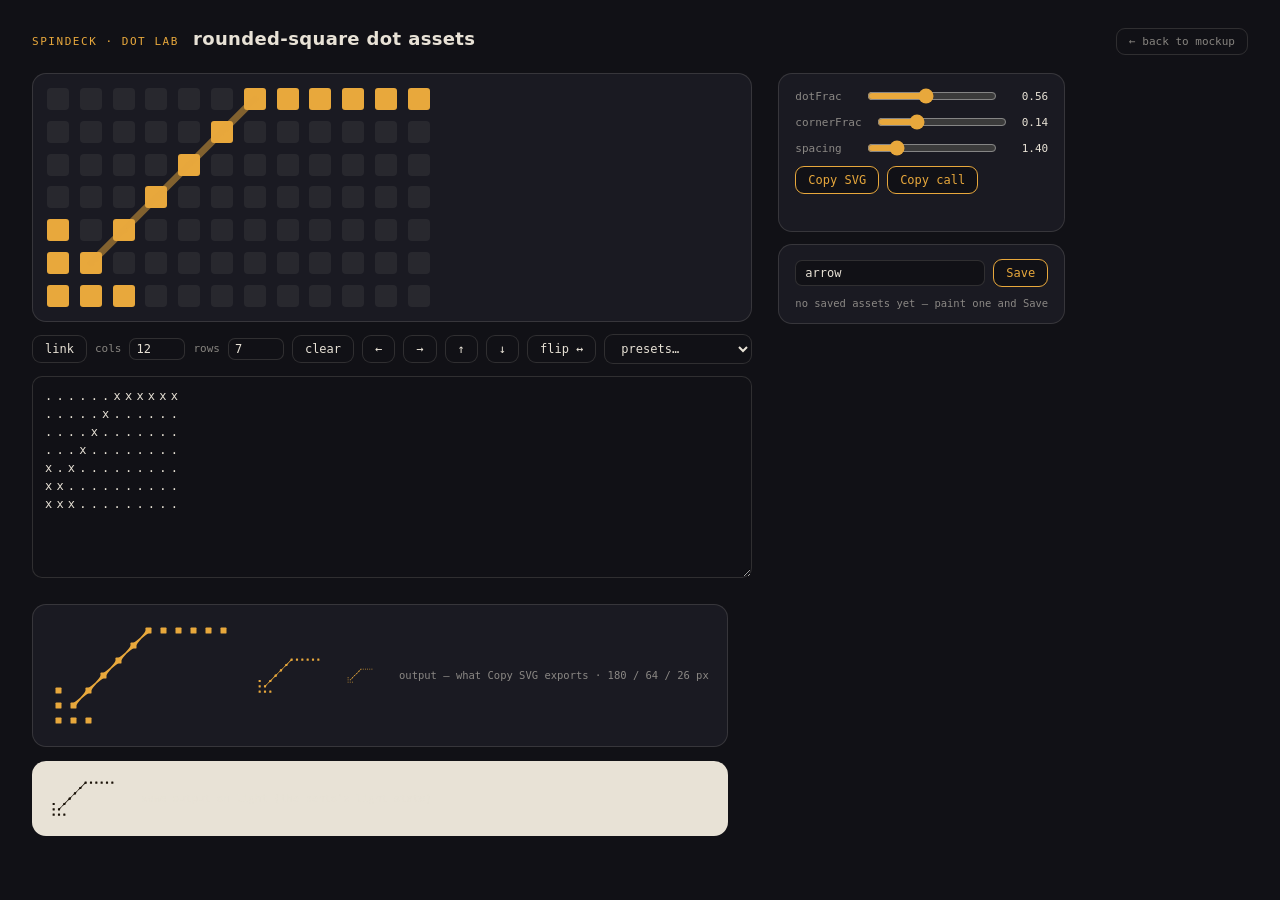
<file: dot-lab.html>
<!DOCTYPE html>
<html lang="en">
<head>
<meta charset="UTF-8">
<meta name="viewport" content="width=device-width, initial-scale=1.0">
<title>Spindeck · dot lab</title>
<!-- ============================================================
     DOT LAB — standalone playground for the Spindeck dot language
     (rounded-square dot matrix: dot = 56% of cell, corner = 14% of
     dot). NOT part of the mockup — a design tool. Opened from the
     toolbar's "◌ Dots" button, or directly.

     ⚠️ The generator is LOADED from dots.js, not copied in here, so
     there is exactly one SD_DOTS to maintain. (The marketing site's
     copy of this lab inlines it instead, because that page has to
     work standalone; this one sits next to dots.js.)

     · Paint: click/drag toggles cells.
     · Links: toggle "link" mode, then click the handles that appear
       between neighbouring dots (orthogonal + diagonal) to melt that
       pair together with a surface-tension bridge. Per-pair — you
       choose which connect and which stay separate.
     · Spacing: pitch multiplier — adds air between dots without
       changing dot size.
     · Save: named assets in localStorage (chips below the export
       panel — click to load, × to delete). Work-in-progress is
       autosaved and restored on reopen.
     · Export: Copy SVG (drop into markup) or Copy call (a ready
       SD_DOTS.svg([...], {...}) snippet for the mockup).
     ============================================================ -->
<style>
  :root{
    --bg:#111116; --panel:#1a1a22; --ink:#e8e2d6; --ink-dim:rgba(232,226,214,.55);
    --gold:#e8a83c; --hair:rgba(232,226,214,.14);
    --mono:"Space Mono","Cascadia Mono",Consolas,monospace;
    --sans:"DM Sans",system-ui,sans-serif;
  }
  *{ box-sizing:border-box; margin:0; }
  body{
    background:var(--bg); color:var(--ink); font-family:var(--sans);
    min-height:100vh; padding:28px 32px; display:flex; flex-direction:column; gap:18px;
  }
  header{ display:flex; align-items:baseline; gap:14px; }
  h1{ font-size:18px; letter-spacing:.02em; }
  .eyebrow{ font-family:var(--mono); font-size:11px; text-transform:uppercase; letter-spacing:.14em; color:var(--gold); }
  .back{
    margin-left:auto; font-family:var(--mono); font-size:11px; text-decoration:none;
    color:var(--ink-dim); border:1px solid var(--hair); border-radius:9px; padding:6px 12px;
    transition:color .15s, border-color .15s;
  }
  .back:hover{ color:var(--gold); border-color:var(--gold); }
  .lab{ display:flex; gap:26px; flex-wrap:wrap; align-items:flex-start; }
  .col{ display:flex; flex-direction:column; gap:12px; }

  /* ── paint grid ── */
  .grid-wrap{ background:var(--panel); border:1px solid var(--hair); border-radius:14px; padding:14px; }
  #grid{ position:relative; display:grid; gap:2px; user-select:none; touch-action:none; width:max-content; }
  #grid .c{
    width:22px; height:22px; border-radius:4px; cursor:crosshair;
    background:rgba(232,226,214,.07);
  }
  #grid .c.on{ background:var(--gold); border-radius:3px; }
  #grid.linking .c{ cursor:default; }
  #grid.linking .c.on{ background:rgba(232,168,60,.45); }   /* dim dots → handles pop */
  .h{
    position:absolute; width:12px; height:12px; border-radius:50%;
    transform:translate(-50%,-50%); z-index:2; cursor:pointer;
    border:1.5px solid rgba(232,168,60,.45); background:rgba(17,17,22,.75);
  }
  .h:hover{ border-color:var(--gold); }
  .h.on{ background:var(--gold); border-color:var(--gold); }
  .link-layer{ position:absolute; left:0; top:0; pointer-events:none; z-index:1; overflow:visible; }
  .link-layer line{ stroke:rgba(232,168,60,.5); stroke-width:7; stroke-linecap:round; }
  .grid-tools{ display:flex; gap:8px; flex-wrap:wrap; align-items:center; }

  /* ── controls ── */
  .panel{ background:var(--panel); border:1px solid var(--hair); border-radius:14px; padding:14px 16px; display:flex; flex-direction:column; gap:10px; min-width:250px; }
  label{ font-family:var(--mono); font-size:11px; color:var(--ink-dim); display:flex; align-items:center; gap:8px; justify-content:space-between; }
  label b{ color:var(--ink); font-weight:400; min-width:4ch; text-align:right; }
  input[type=range]{ width:130px; accent-color:var(--gold); }
  input[type=number]{ width:56px; background:var(--bg); color:var(--ink); border:1px solid var(--hair); border-radius:7px; padding:3px 6px; font-family:var(--mono); font-size:12px; }
  input[type=text]{ flex:1; background:var(--bg); color:var(--ink); border:1px solid var(--hair); border-radius:7px; padding:5px 9px; font-family:var(--mono); font-size:12px; min-width:0; }
  button, select{
    font-family:var(--mono); font-size:12px; color:var(--ink); background:var(--bg);
    border:1px solid var(--hair); border-radius:9px; padding:6px 12px; cursor:pointer;
  }
  button:hover{ border-color:var(--gold); color:var(--gold); }
  button.primary{ border-color:var(--gold); color:var(--gold); }
  button.toggled{ background:var(--gold); border-color:var(--gold); color:#1a1208; }
  textarea{
    background:var(--bg); color:var(--ink); border:1px solid var(--hair); border-radius:10px;
    font-family:var(--mono); font-size:12px; line-height:1.5; letter-spacing:.35em;
    padding:10px 12px; min-width:250px; resize:both; white-space:pre;
  }

  /* ── library ── */
  .lib{ display:flex; flex-wrap:wrap; gap:6px; }
  .chip{
    display:inline-flex; align-items:center; gap:2px;
    border:1px solid var(--hair); border-radius:999px; overflow:hidden;
  }
  .chip button{ border:none; border-radius:0; background:none; padding:4px 4px 4px 12px; }
  .chip .del{ padding:4px 10px 4px 4px; color:var(--ink-dim); }
  .chip .del:hover{ color:#e6484d; }
  .lib-empty{ font-family:var(--mono); font-size:10.5px; color:var(--ink-dim); }

  /* ── previews ── */
  .previews{ display:flex; flex-direction:column; gap:14px; }
  .stage{ background:var(--panel); border:1px solid var(--hair); border-radius:14px; padding:18px; display:flex; align-items:center; gap:26px; color:var(--gold); }
  .stage svg{ display:block; }
  .stage .big svg{ width:180px; height:auto; }
  .stage .mid svg{ width:64px;  height:auto; }
  .stage .tiny svg{ width:26px; height:auto; }
  .stage-note{ font-family:var(--mono); font-size:10.5px; color:var(--ink-dim); }
  .onlight{ background:#e8e2d6; color:#1a1208; }
  .msg{ font-family:var(--mono); font-size:11px; color:var(--gold); min-height:1.2em; }
</style>
</head>
<body>
<header>
  <span class="eyebrow">spindeck · dot lab</span>
  <h1>rounded-square dot assets</h1>
  <!-- The toolbar opens this in a new tab, but the lab is just as often reached
       directly — without this there's no way back to the mockup. Closes the tab
       when it WAS opened from there (window.opener set), otherwise navigates. -->
  <a class="back" href="index.html" id="back">← back to mockup</a>
</header>

<div class="lab">

  <!-- paint grid -->
  <div class="col">
    <div class="grid-wrap"><div id="grid"></div></div>
    <div class="grid-tools">
      <button id="linkMode" title="click the handles between neighbouring dots to melt them together">link</button>
      <label>cols <input type="number" id="cols" min="1" max="32" value="12"></label>
      <label>rows <input type="number" id="rows" min="1" max="32" value="8"></label>
      <button id="clear">clear</button>
      <button id="shiftL">←</button><button id="shiftR">→</button>
      <button id="shiftU">↑</button><button id="shiftD">↓</button>
      <button id="flipX">flip ↔</button>
      <!-- Options are filled from PRESETS at boot — don't hardcode them here or
           the list silently drifts from the object. -->
      <select id="preset">
        <option value="">presets…</option>
      </select>
    </div>
    <textarea id="pattern" rows="10" cols="18" spellcheck="false"></textarea>
  </div>

  <!-- geometry + export + library -->
  <div class="col">
    <div class="panel">
      <label>dotFrac <input type="range" id="dotFrac" min="0.2" max="1" step="0.02" value="0.56"><b id="dotFracV">0.56</b></label>
      <label>cornerFrac <input type="range" id="cornerFrac" min="0" max="0.5" step="0.02" value="0.14"><b id="cornerFracV">0.14</b></label>
      <label>spacing <input type="range" id="spacing" min="1" max="3" step="0.05" value="1.4"><b id="spacingV">1.40</b></label>
      <div class="grid-tools">
        <button class="primary" id="copySvg">Copy SVG</button>
        <button class="primary" id="copyPat">Copy call</button>
      </div>
      <div class="msg" id="msg"></div>
    </div>
    <div class="panel">
      <div class="grid-tools" style="flex-wrap:nowrap">
        <input type="text" id="assetName" placeholder="asset name…" spellcheck="false">
        <button class="primary" id="saveBtn">Save</button>
      </div>
      <div class="lib" id="library"></div>
    </div>
  </div>

  <!-- live previews -->
  <div class="col previews">
    <div class="stage">
      <span class="big"  id="pvBig"></span>
      <span class="mid"  id="pvMid"></span>
      <span class="tiny" id="pvTiny"></span>
      <span class="stage-note">output — what Copy SVG exports · 180 / 64 / 26 px</span>
    </div>
    <div class="stage onlight">
      <span class="mid" id="pvLight"></span>
      <span class="stage-note">same output on light (the bento's light state)</span>
    </div>
  </div>

</div>

<script src="dots.js"></script>
<script>
/* SD_DOTS comes from dots.js (loaded above) — one generator, no copy to drift. */

/* A preset is either a bare pattern (array of rows) or a full asset object
   { pattern, links, spacing, dotFrac, cornerFrac } — same shape the library
   saves — so a preset can carry its melted links and geometry, not just dots. */
const PRESETS = {
  /* The bottom nav's scoop — the smile and the lofi kid, frame by frame. These
     mirror SCENE_FRAMES in app.js: redraw one here, paste the rows back. Every
     frame must stay 10 rows of 21. */
  'scene · smile' : ['.....................','.....xx.......xx.....','.....xx.......xx.....','.....................','..x...............x..','...x.............x...','....x...........x....','.....xx........xx....','.......xxxxxxxx......','.....................'],
  'scene · blink' : ['.....................','.....................','.....xx.......xx.....','.....................','..x...............x..','...x.............x...','....x...........x....','.....xx........xx....','.......xxxxxxxx......','.....................'],
  'scene · wink'  : ['.....................','.....xx..............','.....xx.......xx.....','.....................','..x...............x..','...x.............x...','....x...........x....','.....xx........xx....','.......xxxxxxxx......','.....................'],
  'scene · kid'   : ['..................x..','..x...............x..','..x..xxxxxxxxxxx.xx..','.xx..x.xxxxxxx.x.....','.....x.xx.x.xx.x.....','.......xxx.xxx.......','........xxxxx........','.........xxx.........','......xxxxxxxxx......','.....xxxxxxxxxxx.....'],
  'scene · kidbob': ['.................x...','.................x...','..x..............xx..','.xx..xxxxxxxxxxx.....','.....x.xxxxxxx.x.....','.....x.xx.x.xx.x.....','.......xxx.xxx.......','........xxxxx........','......xxxxxxxxx......','.....xxxxxxxxxxx.....'],
  arrow: {
    // the marketing site's bento-note arrow: horizontal tail → 45° elbow (melted by
    // the links into one continuous shaft) → solid head. Keep in sync with the
    // SD_DOTS.svg([...]) call on the site's bento notes.
    pattern: [
      '......xxxxxx',
      '.....x......',
      '....x.......',
      '...x........',
      'x.x.........',
      'xx..........',
      'xxx.........',
    ],
    links: [[6,0,5,1],[5,1,4,2],[4,2,3,3],[3,3,2,4],[2,4,1,5]],
    spacing: 1.4,
  },
  smile: [
    '.......',
    '.x...x.',
    '.......',
    'x.....x',
    '.x...x.',
    '..xxx..',
  ],
  play: [
    'x....',
    'xxx..',
    'xxxxx',
    'xxx..',
    'x....',
  ],
  heart: [
    '.xx.xx.',
    'xxxxxxx',
    'xxxxxxx',
    '.xxxxx.',
    '..xxx..',
    '...x...',
  ],
  star: [
    '....x....',
    '...xxx...',
    'xxxxxxxxx',
    '.xxxxxxx.',
    '..xx.xx..',
    '.x.....x.',
  ],
};

const LS_ASSETS  = 'sdDotLab.assets.v1';
const LS_CURRENT = 'sdDotLab.current.v1';
/* editor grid geometry — the gap mirrors the spacing slider so the paint grid
   shows the real pitch (22px cell + 2px at spacing 1, wider as spacing grows) */
const CELL = 22;
const gapPx  = () => 2 + CELL * ((+$('spacing').value || 1) - 1);
const pitchPx = () => CELL + gapPx();

const $ = id => document.getElementById(id);
let cols = 12, rows = 8;
let cells = [];              // rows × cols booleans
let links = new Set();       // 'x1,y1|x2,y2' (normalized: top-left-most endpoint first)
let linking = false;
let painting = false, paintTo = true;

/* ── link keys ── */
const linkKey = (x1,y1,x2,y2) =>
  (y2 < y1 || (y2 === y1 && x2 < x1)) ? `${x2},${y2}|${x1},${y1}` : `${x1},${y1}|${x2},${y2}`;
const linkArr = () => [...links].map(k => k.split(/[|,]/).map(Number));
const adjacent = (x1,y1,x2,y2) => Math.abs(x1-x2) <= 1 && Math.abs(y1-y2) <= 1 && !(x1===x2 && y1===y2);
function pruneLinks(){
  links = new Set([...links].filter(k => {
    const [x1,y1,x2,y2] = k.split(/[|,]/).map(Number);
    return cells[y1] && cells[y1][x1] && cells[y2] && cells[y2][x2] && adjacent(x1,y1,x2,y2);
  }));
}
function remapLinks(fn){   // fn([x,y]) → [x,y] | null
  const next = new Set();
  for(const k of links){
    const [x1,y1,x2,y2] = k.split(/[|,]/).map(Number);
    const a = fn([x1,y1]), b = fn([x2,y2]);
    if(a && b) next.add(linkKey(a[0],a[1],b[0],b[1]));
  }
  links = next;
}

/* ── grid editor ── */
function blank(){ cells = Array.from({length:rows}, () => Array(cols).fill(false)); links = new Set(); }
function buildGrid(){
  const g = $('grid');
  g.style.gridTemplateColumns = `repeat(${cols}, ${CELL}px)`;
  g.style.gap = gapPx() + 'px';
  g.innerHTML = '';
  for(let y = 0; y < rows; y++) for(let x = 0; x < cols; x++){
    const c = document.createElement('div');
    c.className = 'c' + (cells[y][x] ? ' on' : '');
    c.dataset.x = x; c.dataset.y = y;
    g.appendChild(c);
  }
  buildHandles();
}
function buildLinkLayer(){
  // always-on view of the made links: a soft gold thread between linked cells
  const g = $('grid');
  const old = g.querySelector('.link-layer'); if(old) old.remove();
  if(!links.size) return;
  const s = document.createElementNS('http://www.w3.org/2000/svg', 'svg');
  s.setAttribute('class', 'link-layer');
  s.setAttribute('width',  cols*pitchPx() - gapPx());
  s.setAttribute('height', rows*pitchPx() - gapPx());
  s.innerHTML = linkArr().map(([x1,y1,x2,y2]) =>
    `<line x1="${x1*pitchPx()+CELL/2}" y1="${y1*pitchPx()+CELL/2}" x2="${x2*pitchPx()+CELL/2}" y2="${y2*pitchPx()+CELL/2}"/>`
  ).join('');
  g.appendChild(s);
}
function buildHandles(){
  buildLinkLayer();
  document.querySelectorAll('#grid .h').forEach(h => h.remove());
  if(!linking) return;
  const g = $('grid');
  const DIRS = [[1,0],[0,1],[1,1],[-1,1]];   // E, S, SE, SW — covers every pair once
  for(let y = 0; y < rows; y++) for(let x = 0; x < cols; x++){
    if(!cells[y][x]) continue;
    for(const [dx,dy] of DIRS){
      const nx = x+dx, ny = y+dy;
      if(nx < 0 || nx >= cols || ny >= rows || !cells[ny] || !cells[ny][nx]) continue;
      const h = document.createElement('div');
      const key = linkKey(x,y,nx,ny);
      h.className = 'h' + (links.has(key) ? ' on' : '');
      h.style.left = ((x+nx)/2*pitchPx() + CELL/2) + 'px';
      h.style.top  = ((y+ny)/2*pitchPx() + CELL/2) + 'px';
      h.addEventListener('click', () => {
        links.has(key) ? links.delete(key) : links.add(key);
        h.classList.toggle('on');
        sync();
      });
      g.appendChild(h);
    }
  }
}
function setCell(el, on){
  const {x, y} = el.dataset;
  cells[+y][+x] = on;
  el.classList.toggle('on', on);
  if(!on) pruneLinks();
}
$('grid').addEventListener('pointerdown', e => {
  if(linking) return;
  const c = e.target.closest('.c'); if(!c) return;
  painting = true; paintTo = !cells[+c.dataset.y][+c.dataset.x];
  setCell(c, paintTo); sync();
});
$('grid').addEventListener('pointerover', e => {
  if(!painting || linking) return;
  const c = e.target.closest('.c'); if(!c) return;
  setCell(c, paintTo); sync();
});
addEventListener('pointerup', () => painting = false);

$('linkMode').addEventListener('click', () => {
  linking = !linking;
  $('linkMode').classList.toggle('toggled', linking);
  $('grid').classList.toggle('linking', linking);
  buildHandles();
});

/* ── pattern text ⇄ grid ── */
function toPattern(){ return cells.map(r => r.map(b => b ? 'x' : '.').join('')); }
function fromPattern(lines){
  const rowsIn = lines.filter(l => l.length);
  if(!rowsIn.length) return;
  rows = rowsIn.length; cols = Math.max(...rowsIn.map(l => l.length));
  cells = rowsIn.map(l => Array.from({length:cols}, (_, x) => l[x] === 'x' || l[x] === '#'));
  pruneLinks();
  $('rows').value = rows; $('cols').value = cols;
  buildGrid();
}
$('pattern').addEventListener('input', () => { fromPattern($('pattern').value.split('\n')); render(); persist(); });

/* ── render ── */
function opts(){
  return {
    dotFrac:    +$('dotFrac').value,
    cornerFrac: +$('cornerFrac').value,
    spacing:    +$('spacing').value,
    links:      links.size ? linkArr() : null,
  };
}
function render(){
  const svg = SD_DOTS.svg(toPattern(), opts());
  for(const id of ['pvBig','pvMid','pvTiny','pvLight']) $(id).innerHTML = svg;
  $('dotFracV').textContent = (+$('dotFrac').value).toFixed(2);
  $('cornerFracV').textContent = (+$('cornerFrac').value).toFixed(2);
  $('spacingV').textContent = (+$('spacing').value).toFixed(2);
}
function sync(){ $('pattern').value = toPattern().join('\n'); buildHandles(); render(); persist(); }
for(const id of ['dotFrac','cornerFrac'])
  $(id).addEventListener('input', () => { render(); persist(); });
$('spacing').addEventListener('input', () => {
  $('grid').style.gap = gapPx() + 'px';   // the paint grid breathes with the slider
  buildHandles();                          // handle midpoints move with the pitch
  render(); persist();
});

/* ── tools ── */
$('cols').addEventListener('change', () => resize(+$('cols').value, rows));
$('rows').addEventListener('change', () => resize(cols, +$('rows').value));
function resize(nc, nr){
  nc = Math.max(1, Math.min(32, nc)); nr = Math.max(1, Math.min(32, nr));
  cells = Array.from({length:nr}, (_, y) => Array.from({length:nc}, (_, x) => (cells[y] && cells[y][x]) || false));
  cols = nc; rows = nr; pruneLinks(); buildGrid(); sync();
}
$('clear').addEventListener('click', () => { blank(); buildGrid(); sync(); });
function shift(dx, dy){
  cells = cells.map((r, y) => r.map((_, x) => {
    const sy = y + dy, sx = x + dx;
    return (cells[sy] && cells[sy][sx]) || false;
  }));
  remapLinks(([x,y]) => {
    const p = [x - dx, y - dy];
    return (p[0] >= 0 && p[0] < cols && p[1] >= 0 && p[1] < rows) ? p : null;
  });
  buildGrid(); sync();
}
$('shiftL').addEventListener('click', () => shift( 1, 0));
$('shiftR').addEventListener('click', () => shift(-1, 0));
$('shiftU').addEventListener('click', () => shift( 0, 1));
$('shiftD').addEventListener('click', () => shift( 0,-1));
$('flipX').addEventListener('click', () => {
  cells = cells.map(r => [...r].reverse());
  remapLinks(([x,y]) => [cols-1-x, y]);
  buildGrid(); sync();
});
$('preset').addEventListener('change', e => {
  const p = PRESETS[e.target.value];
  if(!p) return;
  links = new Set();
  // bare-pattern presets keep whatever geometry the sliders are on; object
  // presets bring their own (restore() only overwrites the keys they define)
  restore(Array.isArray(p) ? { pattern:p } : p);
  $('assetName').value = e.target.value;
  e.target.value = '';
});

/* ── save / load library (localStorage) ── */
const loadAssets = () => { try { return JSON.parse(localStorage.getItem(LS_ASSETS)) || {}; } catch(_){ return {}; } };
const storeAssets = a => localStorage.setItem(LS_ASSETS, JSON.stringify(a));
function snapshot(){
  return {
    pattern: toPattern(),
    links: linkArr(),
    dotFrac: +$('dotFrac').value, cornerFrac: +$('cornerFrac').value, spacing: +$('spacing').value,
  };
}
function restore(s){
  if(!s || !s.pattern) return false;
  fromPattern(s.pattern);
  links = new Set((s.links || []).map(a => linkKey(...a)));
  pruneLinks();
  if(s.dotFrac)    $('dotFrac').value = s.dotFrac;
  if(s.cornerFrac != null) $('cornerFrac').value = s.cornerFrac;
  if(s.spacing)    $('spacing').value = s.spacing;
  sync();
  return true;
}
function persist(){ localStorage.setItem(LS_CURRENT, JSON.stringify({ ...snapshot(), name: $('assetName').value })); }
$('assetName').addEventListener('input', persist);

$('saveBtn').addEventListener('click', () => {
  const name = $('assetName').value.trim() || 'untitled';
  const assets = loadAssets();
  assets[name] = snapshot();
  storeAssets(assets);
  $('assetName').value = name;
  buildLibrary();
  flash(`saved “${name}”`);
});
function buildLibrary(){
  const assets = loadAssets(), lib = $('library');
  const names = Object.keys(assets).sort();
  lib.innerHTML = names.length ? '' : '<span class="lib-empty">no saved assets yet — paint one and Save</span>';
  for(const name of names){
    const chip = document.createElement('span'); chip.className = 'chip';
    const load = document.createElement('button'); load.textContent = name; load.title = 'load';
    load.addEventListener('click', () => { restore(assets[name]); $('assetName').value = name; persist(); flash(`loaded “${name}”`); });
    const del = document.createElement('button'); del.className = 'del'; del.textContent = '×'; del.title = 'delete';
    del.addEventListener('click', () => { delete assets[name]; storeAssets(assets); buildLibrary(); flash(`deleted “${name}”`); });
    chip.append(load, del); lib.appendChild(chip);
  }
}

/* ── export ── */
function callSnippet(){
  const pat = toPattern().map(l => `  '${l}',`).join('\n');
  const o = opts(), extra = [];
  if(o.spacing !== SD_DOTS.DEF.spacing)       extra.push(`spacing:${o.spacing}`);
  if(o.dotFrac !== SD_DOTS.DEF.dotFrac)       extra.push(`dotFrac:${o.dotFrac}`);
  if(o.cornerFrac !== SD_DOTS.DEF.cornerFrac) extra.push(`cornerFrac:${o.cornerFrac}`);
  if(o.links)                                 extra.push(`links:[${o.links.map(a => `[${a.join(',')}]`).join(',')}]`);
  return `SD_DOTS.svg([\n${pat}\n]${extra.length ? `, { ${extra.join(', ')} }` : ''})`;
}
function flash(text){ $('msg').textContent = text; clearTimeout(flash._t); flash._t = setTimeout(() => $('msg').textContent = '', 2000); }
function copy(text, okMsg){
  const done = () => flash(okMsg);
  if(navigator.clipboard && navigator.clipboard.writeText){
    navigator.clipboard.writeText(text).then(done, fallback);
  } else fallback();
  function fallback(){
    const ta = document.createElement('textarea');
    ta.value = text; document.body.appendChild(ta); ta.select();
    document.execCommand('copy'); ta.remove(); done();
  }
}
$('copySvg').addEventListener('click', () => copy(SD_DOTS.svg(toPattern(), opts()), 'SVG copied'));
$('copyPat').addEventListener('click', () => copy(callSnippet(), 'SD_DOTS call copied'));

/* Back link: if the toolbar opened us in a new tab, closing it returns you to
   the mockup you were already looking at. Opened directly, fall through to the
   href. Esc does the same thing. */
function leaveLab(e){
  if(window.opener && !window.opener.closed){ if(e) e.preventDefault(); window.close(); }
}
$('back').addEventListener('click', leaveLab);
addEventListener('keydown', e => {
  if(e.key !== 'Escape') return;
  if(document.activeElement && /INPUT|TEXTAREA|SELECT/.test(document.activeElement.tagName)) {
    document.activeElement.blur(); return;      // first Esc just leaves the field
  }
  if(window.opener && !window.opener.closed) window.close();
  else location.href = 'index.html';
});

/* Fill the preset dropdown from PRESETS itself — a hardcoded <option> list is
   how the pet poses went missing from it the first time. */
Object.keys(PRESETS).forEach(k => {
  const o = document.createElement('option');
  o.value = k; o.textContent = k;
  $('preset').appendChild(o);
});

/* ── boot: restore work-in-progress, else start on the arrow ── */
blank();
let booted = false;
try { booted = restore(JSON.parse(localStorage.getItem(LS_CURRENT))); } catch(_){}
if(booted){
  try { $('assetName').value = JSON.parse(localStorage.getItem(LS_CURRENT)).name || ''; } catch(_){}
} else {
  restore(PRESETS.arrow);
  $('assetName').value = 'arrow';
}
buildLibrary();
</script>
</body>
</html>
</file>
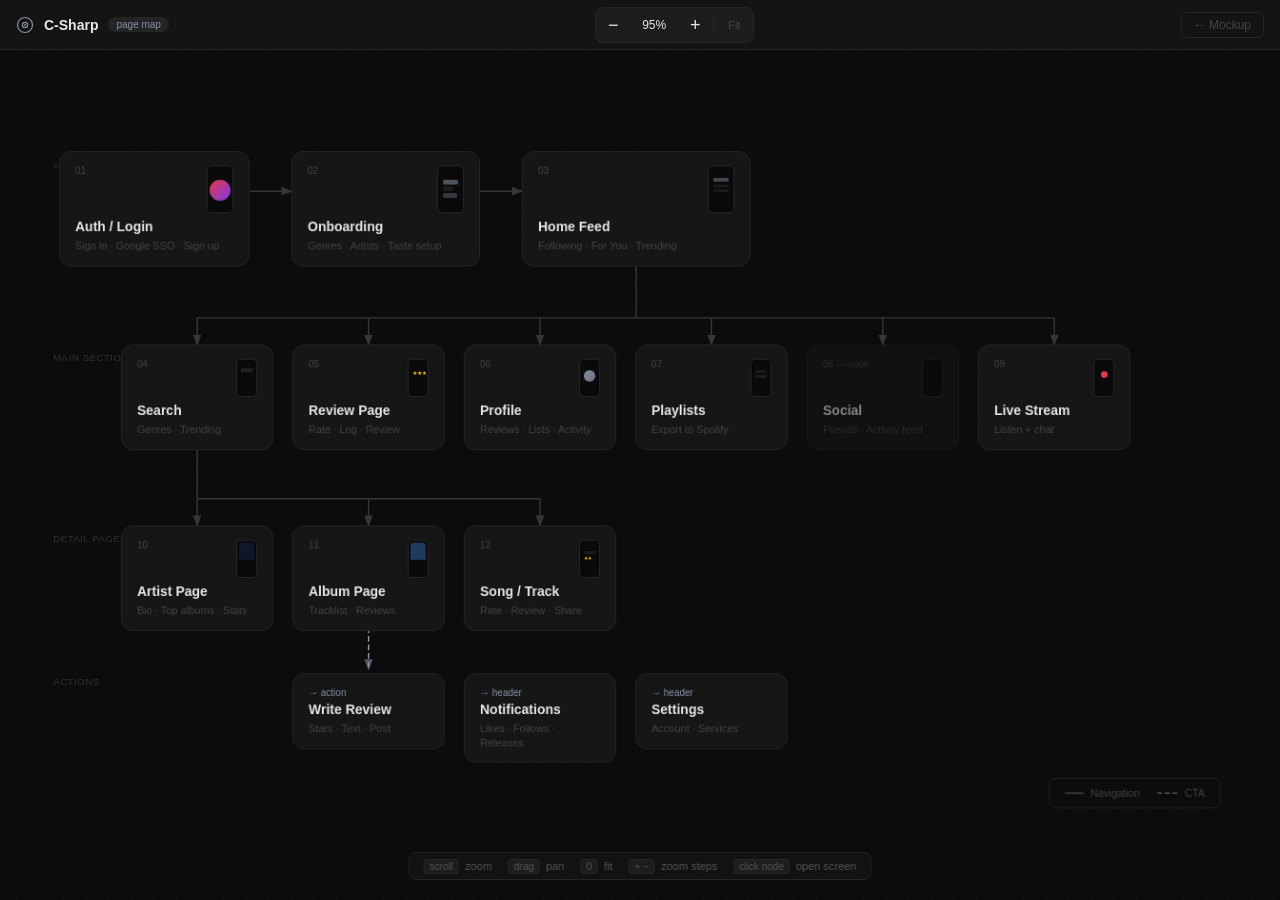
<file: flowchart.html>
<!DOCTYPE html>
<html lang="en">
<head>
  <meta charset="UTF-8">
  <meta name="viewport" content="width=device-width, initial-scale=1.0">
  <title>C-Sharp — Page Map</title>
  <style>
    *, *::before, *::after { box-sizing: border-box; margin: 0; padding: 0; }
    :root {
      --bg: #0c0c0c; --surface: #161616; --surface2: #1d1d1d; --border: #252525;
      --text: #e8e8e8; --dim: #444; --dim2: #303030; --accent: #8892a4;
    }
    html, body { height: 100%; background: var(--bg); color: var(--text); overflow: hidden;
      font-family: -apple-system, BlinkMacSystemFont, 'SF Pro Display', 'Segoe UI', sans-serif; }

    header {
      position: relative; z-index: 100; height: 50px;
      background: #161616ee; backdrop-filter: blur(16px);
      border-bottom: 1px solid var(--border);
      display: flex; align-items: center; justify-content: space-between; padding: 0 16px;
      flex-shrink: 0;
    }
    .h-left   { display: flex; align-items: center; gap: 10px; }
    .h-title  { font-size: 14px; font-weight: 600; }
    .h-tag    { font-size: 10px; background: rgba(136,146,164,.12); color: var(--accent); padding: 2px 8px; border-radius: 99px; font-weight: 500; }
    .h-back   { color: var(--dim); text-decoration: none; font-size: 12px; border: 1px solid var(--border); padding: 5px 12px; border-radius: 6px; transition: color .1s, border-color .1s; }
    .h-back:hover { color: var(--text); border-color: #444; }

    .zoom-controls {
      display: flex; align-items: center; gap: 4px;
      background: var(--surface2); border: 1px solid var(--border); border-radius: 8px; padding: 3px;
    }
    .zc-btn {
      width: 28px; height: 28px; border-radius: 5px; border: none; background: none;
      color: var(--text); font-size: 18px; cursor: pointer; display: flex; align-items: center;
      justify-content: center; font-family: inherit; transition: background .1s; line-height: 1;
    }
    .zc-btn:hover { background: rgba(255,255,255,.07); }
    .zc-pct { min-width: 46px; text-align: center; font-size: 12px; color: var(--text); font-feature-settings: 'tnum'; }
    .zc-sep { width: 1px; height: 18px; background: var(--border); }
    .zc-fit {
      padding: 0 10px; height: 28px; border-radius: 5px; border: none; background: none;
      color: var(--dim); font-size: 11px; cursor: pointer; font-family: inherit; transition: color .1s, background .1s;
    }
    .zc-fit:hover { color: var(--text); background: rgba(255,255,255,.07); }

    .hint {
      position: fixed; bottom: 20px; left: 50%; transform: translateX(-50%);
      background: rgba(20,20,20,.92); backdrop-filter: blur(12px);
      border: 1px solid var(--border); border-radius: 8px;
      font-size: 11px; color: #555; padding: 7px 14px;
      display: flex; gap: 16px; z-index: 200; pointer-events: none;
      transition: opacity 1.2s;
    }
    .hint.fade { opacity: 0; }
    .hint-key { background: var(--surface2); border: 1px solid var(--border); border-radius: 3px; padding: 1px 5px; font-size: 10px; margin-right: 3px; }

    /* infinite canvas */
    #canvas-outer {
      width: 100vw; height: calc(100vh - 50px);
      overflow: hidden; position: relative;
      cursor: grab; user-select: none; -webkit-user-select: none;
    }
    #canvas-outer.panning { cursor: grabbing; }

    /* dot grid background, moves with the canvas */
    #canvas-bg {
      position: absolute; inset: 0; pointer-events: none; z-index: 0;
    }

    #canvas-inner {
      position: absolute; top: 0; left: 0;
      transform-origin: 0 0;
      width: 1260px; height: 740px;
      z-index: 1;
    }

    .arrows {
      position: absolute; top: 0; left: 0;
      width: 1260px; height: 740px;
      pointer-events: none; overflow: visible;
    }

    .row-label {
      position: absolute; left: 14px;
      font-size: 10px; color: var(--dim2); text-transform: uppercase;
      letter-spacing: 0.6px; font-weight: 500; white-space: nowrap;
    }

    .node {
      position: absolute;
      background: var(--surface);
      border: 1.5px solid var(--border);
      border-radius: 12px;
      padding: 14px 16px 13px;
      cursor: pointer; text-decoration: none; color: var(--text);
      display: block; overflow: hidden;
      transition: border-color .2s, box-shadow .2s, transform .15s;
      will-change: transform;
    }
    .node:hover {
      border-color: var(--accent);
      box-shadow: 0 0 0 1px var(--accent), 0 12px 32px rgba(0,0,0,.6);
      transform: translateY(-3px);
    }
    .node-bar {
      position: absolute; top: 0; left: 14px; right: 14px;
      height: 2px; background: var(--accent); border-radius: 99px;
      opacity: 0; transition: opacity .2s;
    }
    .node:hover .node-bar { opacity: 1; }

    .node-ph {
      width: 28px; height: 50px; border-radius: 5px;
      border: 1.5px solid #262626; background: #090909;
      float: right; margin: 0 0 6px 10px; position: relative;
    }
    .node-ph::before {
      content: ''; position: absolute; top: 4px; left: 50%; transform: translateX(-50%);
      width: 13px; height: 4px; background: #000; border-radius: 3px;
    }
    .node-ph-screen {
      position: absolute; top: 2px; left: 2px; right: 2px; bottom: 2px;
      border-radius: 4px; overflow: hidden;
    }

    .node-eyebrow { font-size: 10px; color: var(--dim); margin-bottom: 4px; }
    .node-title   { font-size: 14px; font-weight: 700; line-height: 1.2; clear: right; }
    .node-desc    { font-size: 11px; color: var(--dim); margin-top: 4px; clear: both; line-height: 1.35; }

    .map-legend {
      position: absolute; bottom: 20px; right: 20px;
      display: flex; gap: 18px; font-size: 11px; color: var(--dim); align-items: center;
      background: rgba(14,14,14,.85); backdrop-filter: blur(8px);
      border: 1px solid var(--border); border-radius: 8px; padding: 9px 16px;
    }
    .leg-item { display: flex; align-items: center; gap: 7px; }
    .leg-line { width: 20px; height: 1.5px; border-radius: 1px; }
  </style>
</head>
<body>

<header>
  <div class="h-left">
    <svg viewBox="0 0 24 24" width="18" height="18" fill="none" stroke="#8892a4" stroke-width="1.5">
      <circle cx="12" cy="12" r="10"/><circle cx="12" cy="12" r="3.5"/>
      <circle cx="12" cy="12" r="1.2" fill="#8892a4" stroke="none"/>
    </svg>
    <span class="h-title">C-Sharp</span>
    <span class="h-tag">page map</span>
  </div>

  <div class="zoom-controls">
    <button class="zc-btn" id="btn-zoom-out" title="Zoom out  −">−</button>
    <span class="zc-pct" id="zoom-pct">100%</span>
    <button class="zc-btn" id="btn-zoom-in" title="Zoom in  +">+</button>
    <div class="zc-sep"></div>
    <button class="zc-fit" id="btn-fit" title="Fit to screen  0">Fit</button>
  </div>

  <a class="h-back" href="index.html">← Mockup</a>
</header>

<div id="canvas-outer">
  <canvas id="canvas-bg"></canvas>

  <div id="canvas-inner">

    <!-- SVG ARROWS -->
    <svg class="arrows">
      <defs>
        <marker id="arr" markerWidth="8" markerHeight="6" refX="7" refY="3" orient="auto">
          <polygon points="0 0, 8 3, 0 6" fill="#363636"/>
        </marker>
        <marker id="arr-acc" markerWidth="8" markerHeight="6" refX="7" refY="3" orient="auto">
          <polygon points="0 0, 8 3, 0 6" fill="#8892a4" opacity="0.55"/>
        </marker>
      </defs>

      <!-- Row 0: Auth → Onboarding → Home -->
      <line x1="220" y1="72" x2="264" y2="72" stroke="#363636" stroke-width="1.5" marker-end="url(#arr)"/>
      <line x1="462" y1="72" x2="506" y2="72" stroke="#363636" stroke-width="1.5" marker-end="url(#arr)"/>

      <!-- Home bottom (626,117) → H-bar at y=205 → drops to 6 row-1 nodes (CX: 165 345 525 705 885 1065) -->
      <line x1="626" y1="117" x2="626" y2="205" stroke="#363636" stroke-width="1.5"/>
      <line x1="165"  y1="205" x2="1065" y2="205" stroke="#363636" stroke-width="1.5"/>
      <line x1="165"  y1="205" x2="165"  y2="233" stroke="#363636" stroke-width="1.5" marker-end="url(#arr)"/>
      <line x1="345"  y1="205" x2="345"  y2="233" stroke="#363636" stroke-width="1.5" marker-end="url(#arr)"/>
      <line x1="525"  y1="205" x2="525"  y2="233" stroke="#363636" stroke-width="1.5" marker-end="url(#arr)"/>
      <line x1="705"  y1="205" x2="705"  y2="233" stroke="#363636" stroke-width="1.5" marker-end="url(#arr)"/>
      <line x1="885"  y1="205" x2="885"  y2="233" stroke="#363636" stroke-width="1.5" marker-end="url(#arr)"/>
      <line x1="1065" y1="205" x2="1065" y2="233" stroke="#363636" stroke-width="1.5" marker-end="url(#arr)"/>

      <!-- Search bottom (165,313) → H-bar at y=395 → Artist / Album / Song (CX: 165 345 525) -->
      <line x1="165" y1="313" x2="165" y2="395" stroke="#363636" stroke-width="1.5"/>
      <line x1="165" y1="395" x2="525" y2="395" stroke="#363636" stroke-width="1.5"/>
      <line x1="165" y1="395" x2="165" y2="423" stroke="#363636" stroke-width="1.5" marker-end="url(#arr)"/>
      <line x1="345" y1="395" x2="345" y2="423" stroke="#363636" stroke-width="1.5" marker-end="url(#arr)"/>
      <line x1="525" y1="395" x2="525" y2="423" stroke="#363636" stroke-width="1.5" marker-end="url(#arr)"/>

      <!-- Album bottom (345,503) → Write Review (y=578) dashed -->
      <line x1="345" y1="503" x2="345" y2="574"
            stroke="#8892a4" stroke-width="1.5" stroke-dasharray="6 3" marker-end="url(#arr-acc)"/>
    </svg>

    <!-- ROW LABELS -->
    <div class="row-label" style="top:40px">Auth Flow</div>
    <div class="row-label" style="top:241px">Main Sections</div>
    <div class="row-label" style="top:431px">Detail Pages</div>
    <div class="row-label" style="top:582px">Actions</div>

    <!-- ═══════════════════════════════════════
         ROW 0   y=30  h=87  w=200/240
         Auth cx=120    Onbo cx=363    Home cx=626
    ═══════════════════════════════════════ -->

    <a class="node" href="index.html?screen=auth" style="left:20px;top:30px;width:200px">
      <div class="node-bar"></div>
      <div class="node-ph">
        <div class="node-ph-screen" style="background:#0a0a0a">
          <div style="width:22px;height:22px;border-radius:50%;background:linear-gradient(135deg,#e63946,#7c3aed);margin:12px auto 0"></div>
        </div>
      </div>
      <div class="node-eyebrow">01</div>
      <div class="node-title">Auth / Login</div>
      <div class="node-desc">Sign in · Google SSO · Sign up</div>
    </a>

    <a class="node" href="index.html?screen=onboarding" style="left:264px;top:30px;width:198px">
      <div class="node-bar"></div>
      <div class="node-ph">
        <div class="node-ph-screen" style="background:#0a0a0a">
          <div style="display:flex;flex-wrap:wrap;gap:2px;padding:12px 3px 0">
            <div style="height:5px;width:18px;background:#8892a4;border-radius:2px;opacity:0.55"></div>
            <div style="height:5px;width:11px;background:#1e1e1e;border-radius:2px"></div>
            <div style="height:5px;width:15px;background:#8892a4;border-radius:2px;opacity:0.35"></div>
          </div>
        </div>
      </div>
      <div class="node-eyebrow">02</div>
      <div class="node-title">Onboarding</div>
      <div class="node-desc">Genres · Artists · Taste setup</div>
    </a>

    <a class="node" href="index.html?screen=home" style="left:506px;top:30px;width:240px">
      <div class="node-bar"></div>
      <div class="node-ph">
        <div class="node-ph-screen" style="background:#0a0a0a">
          <div style="height:4px;background:#8892a4;margin:10px 3px 3px;border-radius:1px;opacity:0.45"></div>
          <div style="height:3px;background:#1c1c1e;margin:0 3px 2px;border-radius:1px"></div>
          <div style="height:3px;background:#1c1c1e;margin:0 3px;border-radius:1px"></div>
        </div>
      </div>
      <div class="node-eyebrow">03</div>
      <div class="node-title">Home Feed</div>
      <div class="node-desc">Following · For You · Trending</div>
    </a>

    <!-- ═══════════════════════════════════════
         ROW 1   y=233  h=80  w=160  gap=20
         L:  85  265  445  625  805  985
         CX: 165 345  525  705  885  1065
    ═══════════════════════════════════════ -->

    <a class="node" href="index.html?screen=search" style="left:85px;top:233px;width:160px">
      <div class="node-bar"></div>
      <div class="node-ph" style="width:22px;height:40px">
        <div class="node-ph-screen" style="background:#0a0a0a">
          <div style="height:4px;background:#1c1c1e;margin:7px 2px 2px;border-radius:1px;border:1px solid #282828"></div>
        </div>
      </div>
      <div class="node-eyebrow">04</div>
      <div class="node-title">Search</div>
      <div class="node-desc">Genres · Trending</div>
    </a>

    <a class="node" href="index.html?screen=review" style="left:265px;top:233px;width:160px">
      <div class="node-bar"></div>
      <div class="node-ph" style="width:22px;height:40px">
        <div class="node-ph-screen" style="background:#0a0a0a">
          <div style="display:flex;gap:1px;padding:9px 2px 0"><span style="color:#f4c430;font-size:6px;line-height:1">★★★</span></div>
        </div>
      </div>
      <div class="node-eyebrow">05</div>
      <div class="node-title">Review Page</div>
      <div class="node-desc">Rate · Log · Review</div>
    </a>

    <a class="node" href="index.html?screen=profile" style="left:445px;top:233px;width:160px">
      <div class="node-bar"></div>
      <div class="node-ph" style="width:22px;height:40px">
        <div class="node-ph-screen" style="background:#0a0a0a">
          <div style="width:12px;height:12px;border-radius:50%;background:linear-gradient(135deg,#8892a4,#6b7280);margin:9px auto 0"></div>
        </div>
      </div>
      <div class="node-eyebrow">06</div>
      <div class="node-title">Profile</div>
      <div class="node-desc">Reviews · Lists · Activity</div>
    </a>

    <a class="node" href="index.html?screen=playlists" style="left:625px;top:233px;width:160px">
      <div class="node-bar"></div>
      <div class="node-ph" style="width:22px;height:40px">
        <div class="node-ph-screen" style="background:#0a0a0a">
          <div style="height:3px;background:#1c1c1e;margin:9px 2px 2px;border-radius:1px"></div>
          <div style="height:3px;background:#1c1c1e;margin:0 2px;border-radius:1px"></div>
        </div>
      </div>
      <div class="node-eyebrow">07</div>
      <div class="node-title">Playlists</div>
      <div class="node-desc">Export to Spotify</div>
    </a>

    <a class="node" href="index.html?screen=home" style="left:805px;top:233px;width:160px;opacity:0.55">
      <div class="node-bar"></div>
      <div class="node-ph" style="width:22px;height:40px">
        <div class="node-ph-screen" style="background:#0a0a0a"></div>
      </div>
      <div class="node-eyebrow">08 — soon</div>
      <div class="node-title">Social</div>
      <div class="node-desc">Friends · Activity feed</div>
    </a>

    <a class="node" href="index.html?screen=live" style="left:985px;top:233px;width:160px">
      <div class="node-bar"></div>
      <div class="node-ph" style="width:22px;height:40px">
        <div class="node-ph-screen" style="background:#0a0a0a">
          <div style="width:7px;height:7px;border-radius:50%;background:#e63946;margin:10px auto 0"></div>
        </div>
      </div>
      <div class="node-eyebrow">09</div>
      <div class="node-title">Live Stream</div>
      <div class="node-desc">Listen + chat</div>
    </a>

    <!-- ═══════════════════════════════════════
         ROW 2   y=423  h=80  w=160
         L:  85  265  445
         CX: 165 345  525
    ═══════════════════════════════════════ -->

    <a class="node" href="index.html?screen=artist" style="left:85px;top:423px;width:160px">
      <div class="node-bar"></div>
      <div class="node-ph" style="width:22px;height:40px">
        <div class="node-ph-screen" style="background:linear-gradient(to bottom,#0f172a 52%,#0a0a0a 52%)"></div>
      </div>
      <div class="node-eyebrow">10</div>
      <div class="node-title">Artist Page</div>
      <div class="node-desc">Bio · Top albums · Stats</div>
    </a>

    <a class="node" href="index.html?screen=album" style="left:265px;top:423px;width:160px">
      <div class="node-bar"></div>
      <div class="node-ph" style="width:22px;height:40px">
        <div class="node-ph-screen" style="background:linear-gradient(to bottom,#1e3a5f 52%,#0a0a0a 52%)"></div>
      </div>
      <div class="node-eyebrow">11</div>
      <div class="node-title">Album Page</div>
      <div class="node-desc">Tracklist · Reviews</div>
    </a>

    <a class="node" href="index.html?screen=song" style="left:445px;top:423px;width:160px">
      <div class="node-bar"></div>
      <div class="node-ph" style="width:22px;height:40px">
        <div class="node-ph-screen" style="background:#0a0a0a">
          <div style="height:3px;background:#1c1c1e;margin:9px 2px 2px;border-radius:1px"></div>
          <div style="display:flex;gap:1px;padding:0 2px"><span style="color:#f4c430;font-size:5px;line-height:1">★★</span></div>
        </div>
      </div>
      <div class="node-eyebrow">12</div>
      <div class="node-title">Song / Track</div>
      <div class="node-desc">Rate · Review · Share</div>
    </a>

    <!-- ═══════════════════════════════════════
         ROW 3   y=578  action nodes
    ═══════════════════════════════════════ -->

    <a class="node" href="index.html?screen=review" style="left:265px;top:578px;width:160px;border-color:#222">
      <div class="node-bar"></div>
      <div class="node-eyebrow" style="color:var(--accent)">→ action</div>
      <div class="node-title">Write Review</div>
      <div class="node-desc">Stars · Text · Post</div>
    </a>

    <!-- Reached from the global header (bell / gear) on every screen, so they
         hang off no single parent and take no connector line. -->
    <a class="node" href="index.html?screen=notifications" style="left:445px;top:578px;width:160px;border-color:#222">
      <div class="node-bar"></div>
      <div class="node-eyebrow" style="color:var(--accent)">→ header</div>
      <div class="node-title">Notifications</div>
      <div class="node-desc">Likes · Follows · Releases</div>
    </a>

    <a class="node" href="index.html?screen=settings" style="left:625px;top:578px;width:160px;border-color:#222">
      <div class="node-bar"></div>
      <div class="node-eyebrow" style="color:var(--accent)">→ header</div>
      <div class="node-title">Settings</div>
      <div class="node-desc">Account · Services</div>
    </a>

    <!-- LEGEND -->
    <div class="map-legend">
      <div class="leg-item"><div class="leg-line" style="background:#363636"></div><span>Navigation</span></div>
      <div class="leg-item">
        <svg width="22" height="8"><line x1="0" y1="4" x2="22" y2="4" stroke="#8892a4" stroke-width="1.5" stroke-dasharray="5,3" opacity="0.55"/></svg>
        <span>CTA</span>
      </div>
    </div>

  </div><!-- /canvas-inner -->
</div><!-- /canvas-outer -->

<div class="hint" id="hint">
  <span><span class="hint-key">scroll</span> zoom</span>
  <span><span class="hint-key">drag</span> pan</span>
  <span><span class="hint-key">0</span> fit</span>
  <span><span class="hint-key">+ −</span> zoom steps</span>
  <span><span class="hint-key">click node</span> open screen</span>
</div>

<script>
// ── State ──
let scale = 1, ox = 0, oy = 0;
let dragging = false, sx = 0, sy = 0, sox = 0, soy = 0;
let lastTouchDist = null;
let lastTouchX = 0, lastTouchY = 0;

const co = document.getElementById('canvas-outer');
const ci = document.getElementById('canvas-inner');
const zLabel = document.getElementById('zoom-pct');
const hint = document.getElementById('hint');
const bgCanvas = document.getElementById('canvas-bg');
const bgCtx = bgCanvas.getContext('2d');

const CW = 1260, CH = 740;
const MIN = 0.12, MAX = 3.5;

// ── Grid background ──────────────────────────────────────────
function drawGrid() {
  const w = co.clientWidth, h = co.clientHeight;
  bgCanvas.width = w; bgCanvas.height = h;
  const spacing = 24 * scale;
  const dotR = 0.8;
  const startX = ((ox % spacing) + spacing) % spacing;
  const startY = ((oy % spacing) + spacing) % spacing;
  bgCtx.clearRect(0, 0, w, h);
  bgCtx.fillStyle = 'rgba(255,255,255,0.06)';
  for (let x = startX; x < w; x += spacing) {
    for (let y = startY; y < h; y += spacing) {
      bgCtx.beginPath();
      bgCtx.arc(x, y, dotR, 0, Math.PI * 2);
      bgCtx.fill();
    }
  }
}

// ── Apply transform ──────────────────────────────────────────
function applyTransform() {
  ci.style.transform = `translate(${ox}px, ${oy}px) scale(${scale})`;
  zLabel.textContent = Math.round(scale * 100) + '%';
  drawGrid();
}

// ── Fit to viewport ──────────────────────────────────────────
function fit(pad) {
  pad = pad ?? 50;
  const ow = co.clientWidth, oh = co.clientHeight;
  scale = Math.max(MIN, Math.min(MAX, Math.min((ow - pad*2) / CW, (oh - pad*2) / CH)));
  ox = (ow - CW * scale) / 2;
  oy = (oh - CH * scale) / 2;
  applyTransform();
}

// ── Zoom toward a point ──────────────────────────────────────
function zoomAt(mx, my, factor) {
  const ns = Math.max(MIN, Math.min(MAX, scale * factor));
  const af = ns / scale;
  ox = mx + (ox - mx) * af;
  oy = my + (oy - my) * af;
  scale = ns;
  applyTransform();
}

// ── Wheel ────────────────────────────────────────────────────
co.addEventListener('wheel', e => {
  e.preventDefault();
  const rect = co.getBoundingClientRect();
  const mx = e.clientX - rect.left;
  const my = e.clientY - rect.top;

  if (e.ctrlKey) {
    // Pinch to zoom (trackpad)
    zoomAt(mx, my, e.deltaY > 0 ? 0.94 : 1/0.94);
  } else if (Math.abs(e.deltaY) < 50 && Math.abs(e.deltaX) < 50) {
    // Trackpad two-finger pan
    ox -= e.deltaX;
    oy -= e.deltaY;
    applyTransform();
  } else {
    // Mouse wheel zoom
    zoomAt(mx, my, e.deltaY < 0 ? 1.15 : 1/1.15);
  }
}, { passive: false });

// ── Mouse drag ───────────────────────────────────────────────
co.addEventListener('mousedown', e => {
  // don't intercept clicks on nodes (unless middle click)
  if (e.button === 0 && e.target.closest('a.node')) return;
  e.preventDefault();
  dragging = true;
  sx = e.clientX; sy = e.clientY;
  sox = ox; soy = oy;
  co.classList.add('panning');
});
window.addEventListener('mousemove', e => {
  if (!dragging) return;
  ox = sox + (e.clientX - sx);
  oy = soy + (e.clientY - sy);
  applyTransform();
});
window.addEventListener('mouseup', () => {
  if (!dragging) return;
  dragging = false;
  co.classList.remove('panning');
});

// ── Touch ────────────────────────────────────────────────────
co.addEventListener('touchstart', e => {
  e.preventDefault();
  if (e.touches.length === 2) {
    const dx = e.touches[0].clientX - e.touches[1].clientX;
    const dy = e.touches[0].clientY - e.touches[1].clientY;
    lastTouchDist = Math.hypot(dx, dy);
    lastTouchX = (e.touches[0].clientX + e.touches[1].clientX) / 2;
    lastTouchY = (e.touches[0].clientY + e.touches[1].clientY) / 2;
  } else {
    lastTouchDist = null;
    sx = e.touches[0].clientX; sy = e.touches[0].clientY;
    sox = ox; soy = oy;
  }
}, { passive: false });

co.addEventListener('touchmove', e => {
  e.preventDefault();
  const rect = co.getBoundingClientRect();
  if (e.touches.length === 2 && lastTouchDist) {
    const dx = e.touches[0].clientX - e.touches[1].clientX;
    const dy = e.touches[0].clientY - e.touches[1].clientY;
    const dist = Math.hypot(dx, dy);
    const midX = (e.touches[0].clientX + e.touches[1].clientX) / 2 - rect.left;
    const midY = (e.touches[0].clientY + e.touches[1].clientY) / 2 - rect.top;
    zoomAt(midX, midY, dist / lastTouchDist);
    lastTouchDist = dist;
  } else if (e.touches.length === 1) {
    ox = sox + (e.touches[0].clientX - sx);
    oy = soy + (e.touches[0].clientY - sy);
    applyTransform();
  }
}, { passive: false });
co.addEventListener('touchend', () => { lastTouchDist = null; });

// ── Keyboard ─────────────────────────────────────────────────
document.addEventListener('keydown', e => {
  if (e.target.tagName === 'INPUT' || e.target.tagName === 'TEXTAREA') return;
  if (e.key === '0') { fit(); return; }
  if (e.key === '=' || e.key === '+') { zoomAt(co.clientWidth/2, co.clientHeight/2, 1.25); return; }
  if (e.key === '-') { zoomAt(co.clientWidth/2, co.clientHeight/2, 1/1.25); return; }
  if (e.key === 'ArrowLeft')  { ox += 60; applyTransform(); }
  if (e.key === 'ArrowRight') { ox -= 60; applyTransform(); }
  if (e.key === 'ArrowUp')    { oy += 60; applyTransform(); }
  if (e.key === 'ArrowDown')  { oy -= 60; applyTransform(); }
});

// ── Toolbar ──────────────────────────────────────────────────
document.getElementById('btn-zoom-in').addEventListener('click',  () => zoomAt(co.clientWidth/2, co.clientHeight/2, 1.3));
document.getElementById('btn-zoom-out').addEventListener('click', () => zoomAt(co.clientWidth/2, co.clientHeight/2, 1/1.3));
document.getElementById('btn-fit').addEventListener('click', () => fit());

// ── Init ─────────────────────────────────────────────────────
window.addEventListener('load', () => {
  fit(40);
  bgCanvas.style.position = 'absolute';
  bgCanvas.style.inset = '0';
  bgCanvas.style.pointerEvents = 'none';
  setTimeout(() => hint.classList.add('fade'), 5000);
});

let resizeT;
window.addEventListener('resize', () => {
  clearTimeout(resizeT);
  resizeT = setTimeout(() => { fit(40); }, 150);
});
</script>
</body>
</html>
</file>
